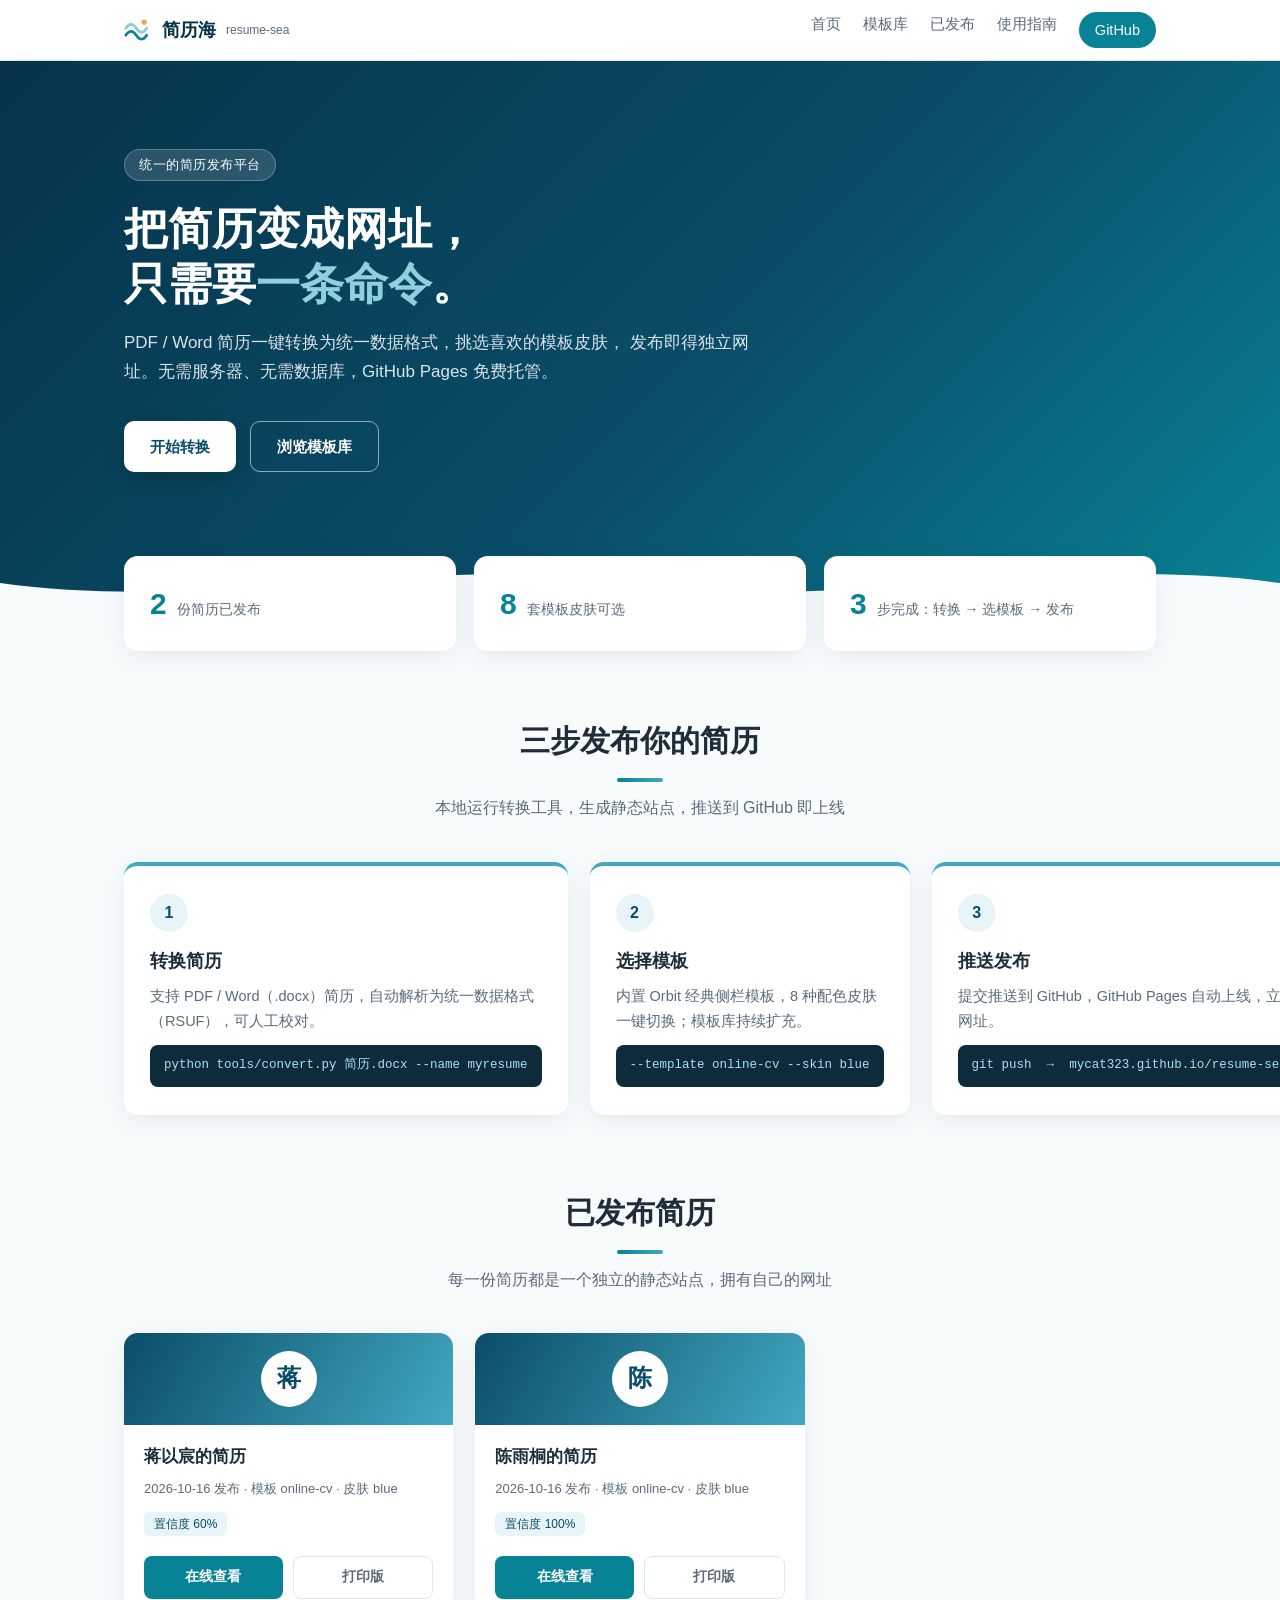
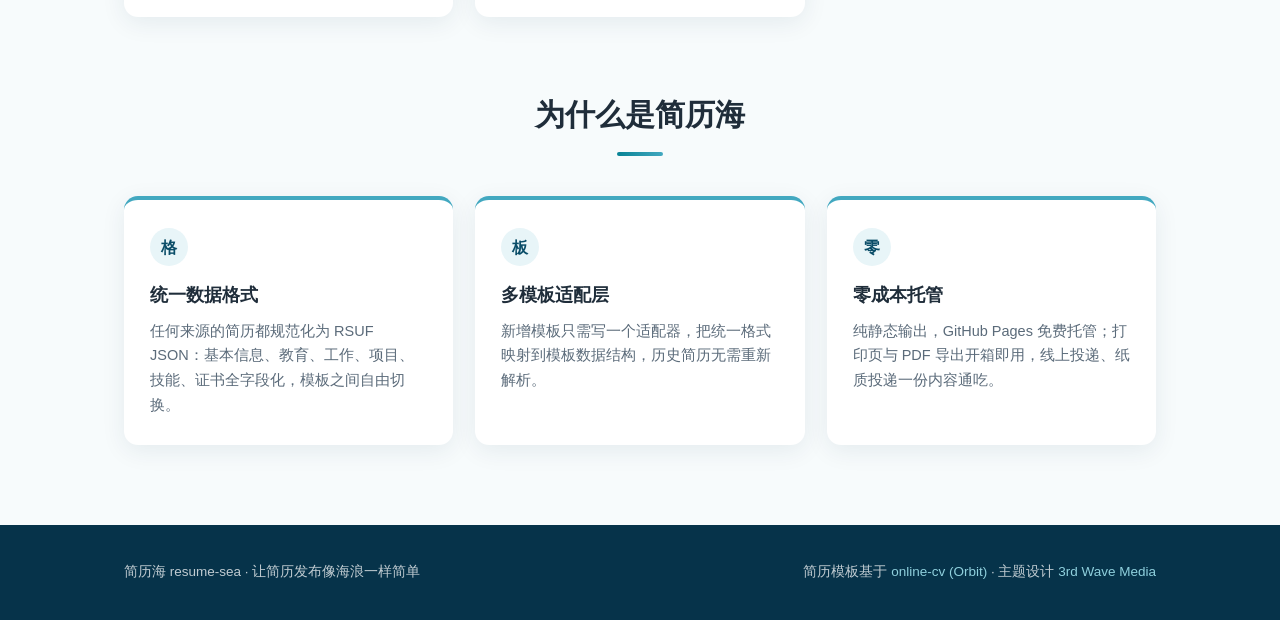
<file: index.html>
<!DOCTYPE html>
<html lang="zh-CN">
<head>
  <meta charset="utf-8">
  <meta name="viewport" content="width=device-width, initial-scale=1.0">
  <title>简历海 resume-sea — 把简历变成网址</title>
  <meta name="description" content="简历海：PDF/Word 简历一键转换为统一格式，多模板选择，发布为独立网址的个人简历平台。">
  <link rel="shortcut icon" href="favicon.ico">
  <link rel="stylesheet" href="assets/css/style.css">
</head>
<body>

  <!-- ============ 导航 ============ -->
  <nav class="nav">
    <div class="wrap nav-inner">
      <a class="brand" href="index.html">
        <svg viewBox="0 0 32 32" fill="none" xmlns="http://www.w3.org/2000/svg">
          <path d="M2 22c4-6 8-6 12 0s8 6 12 0" stroke="#088395" stroke-width="3" stroke-linecap="round"/>
          <path d="M2 14c4-6 8-6 12 0s8 6 12 0" stroke="#42A8C0" stroke-width="3" stroke-linecap="round" opacity=".6"/>
          <circle cx="23" cy="7" r="3" fill="#FDA246"/>
        </svg>
        简历海 <small>resume-sea</small>
      </a>
      <div class="nav-links">
        <a href="index.html">首页</a>
        <a href="template/">模板库</a>
        <a href="#resumes">已发布</a>
        <a href="#how">使用指南</a>
        <a class="btn-nav" href="https://github.com/mycat323/resume-sea" target="_blank" rel="noopener">GitHub</a>
      </div>
    </div>
  </nav>

  <!-- ============ Hero ============ -->
  <header class="hero">
    <div class="wrap">
      <span class="hero-badge">统一的简历发布平台</span>
      <h1>把简历变成网址，<br>只需要<em>一条命令</em>。</h1>
      <p>
        PDF / Word 简历一键转换为统一数据格式，挑选喜欢的模板皮肤，
        发布即得独立网址。无需服务器、无需数据库，GitHub Pages 免费托管。
      </p>
      <div class="hero-cta">
        <a class="btn btn-primary" href="#how">开始转换</a>
        <a class="btn btn-ghost" href="template/">浏览模板库</a>
      </div>
    </div>
  </header>

  <!-- ============ 统计 ============ -->
  <div class="wrap">
    <div class="stats">
      <div class="stat"><b id="stat-resumes">–</b><span>份简历已发布</span></div>
      <div class="stat"><b id="stat-templates">–</b><span>套模板皮肤可选</span></div>
      <div class="stat"><b>3</b><span>步完成：转换 → 选模板 → 发布</span></div>
    </div>
  </div>

  <!-- ============ 三步流程 ============ -->
  <section id="how">
    <div class="wrap">
      <div class="sec-head">
        <h2>三步发布你的简历</h2>
        <p>本地运行转换工具，生成静态站点，推送到 GitHub 即上线</p>
      </div>
      <div class="steps">
        <div class="step">
          <div class="step-num">1</div>
          <h3>转换简历</h3>
          <p>支持 PDF / Word（.docx）简历，自动解析为统一数据格式（RSUF），可人工校对。</p>
          <code>python tools/convert.py 简历.docx --name myresume</code>
        </div>
        <div class="step">
          <div class="step-num">2</div>
          <h3>选择模板</h3>
          <p>内置 Orbit 经典侧栏模板，8 种配色皮肤一键切换；模板库持续扩充。</p>
          <code>--template online-cv --skin blue</code>
        </div>
        <div class="step">
          <div class="step-num">3</div>
          <h3>推送发布</h3>
          <p>提交推送到 GitHub，GitHub Pages 自动上线，立刻获得独立网址。</p>
          <code>git push  →  mycat323.github.io/resume-sea/myresume</code>
        </div>
      </div>
    </div>
  </section>

  <!-- ============ 已发布简历 ============ -->
  <section id="resumes">
    <div class="wrap">
      <div class="sec-head">
        <h2>已发布简历</h2>
        <p>每一份简历都是一个独立的静态站点，拥有自己的网址</p>
      </div>
      <div class="resume-grid" id="resume-grid">
        <div class="empty-tip">正在加载注册表…</div>
      </div>
    </div>
  </section>

  <!-- ============ 特性 ============ -->
  <section id="features">
    <div class="wrap">
      <div class="sec-head">
        <h2>为什么是简历海</h2>
      </div>
      <div class="steps">
        <div class="step">
          <div class="step-num">格</div>
          <h3>统一数据格式</h3>
          <p>任何来源的简历都规范化为 RSUF JSON：基本信息、教育、工作、项目、技能、证书全字段化，模板之间自由切换。</p>
        </div>
        <div class="step">
          <div class="step-num">板</div>
          <h3>多模板适配层</h3>
          <p>新增模板只需写一个适配器，把统一格式映射到模板数据结构，历史简历无需重新解析。</p>
        </div>
        <div class="step">
          <div class="step-num">零</div>
          <h3>零成本托管</h3>
          <p>纯静态输出，GitHub Pages 免费托管；打印页与 PDF 导出开箱即用，线上投递、纸质投递一份内容通吃。</p>
        </div>
      </div>
    </div>
  </section>

  <!-- ============ 页脚 ============ -->
  <footer class="site">
    <div class="wrap">
      <span>简历海 resume-sea · 让简历发布像海浪一样简单</span>
      <span>简历模板基于 <a href="https://github.com/sharu725/online-cv" target="_blank" rel="noopener">online-cv (Orbit)</a> · 主题设计 <a href="http://themes.3rdwavemedia.com" target="_blank" rel="noopener">3rd Wave Media</a></span>
    </div>
  </footer>

  <script>
    // 相对路径发布地址：本地与 GitHub Pages 下均可正确解析
    // 已发布简历统一放在 docs/<id>/ 下
    function resumeUrl(id) { return "./docs/" + id + "/"; }
    function printUrl(id) { return "./docs/" + id + "/print/"; }

    fetch("resumes/registry.json")
      .then(function (r) { return r.ok ? r.json() : Promise.reject(r.status); })
      .then(function (reg) {
        var resumes = (reg && reg.resumes) || [];
        document.getElementById("stat-resumes").textContent = resumes.length;

        var grid = document.getElementById("resume-grid");
        if (!resumes.length) {
          grid.innerHTML = '<div class="empty-tip">还没有发布任何简历，运行 convert.py 发布第一份吧</div>';
          return;
        }
        grid.innerHTML = resumes.map(function (r) {
          var name = (r.title || r.id).replace("的简历", "");
          return (
            '<article class="resume-card">' +
              '<div class="banner"><div class="avatar">' + (name || "简").charAt(0) + "</div></div>" +
              '<div class="body">' +
                "<h3>" + (r.title || r.id) + "</h3>" +
                '<div class="meta">' + r.published_at + " 发布 · 模板 " + r.template + " · 皮肤 " + r.skin + "</div>" +
                '<div class="tags">' +
                  '<span class="tag">置信度 ' + Math.round((r.confidence || 0) * 100) + "%</span>" +
                  (r.source ? '<span class="tag">来源 ' + r.source + "</span>" : "") +
                "</div>" +
              "</div>" +
              '<div class="foot">' +
                '<a class="btn btn-open" href="' + resumeUrl(r.id) + '">在线查看</a>' +
                '<a class="btn btn-print" href="' + printUrl(r.id) + '">打印版</a>' +
              "</div>" +
            "</article>"
          );
        }).join("");
      })
      .catch(function () {
        document.getElementById("resume-grid").innerHTML =
          '<div class="empty-tip">注册表加载失败（本地预览请通过 HTTP 服务访问，不要直接打开文件）</div>';
      });

    // 模板统计
    fetch("template/templates.json")
      .then(function (r) { return r.ok ? r.json() : Promise.reject(r.status); })
      .then(function (tpl) {
        var total = 0;
        (tpl.templates || []).forEach(function (t) { total += (t.skins || []).length; });
        document.getElementById("stat-templates").textContent = total;
      })
      .catch(function () {
        document.getElementById("stat-templates").textContent = "8";
      });
  </script>
</body>
</html>
</file>
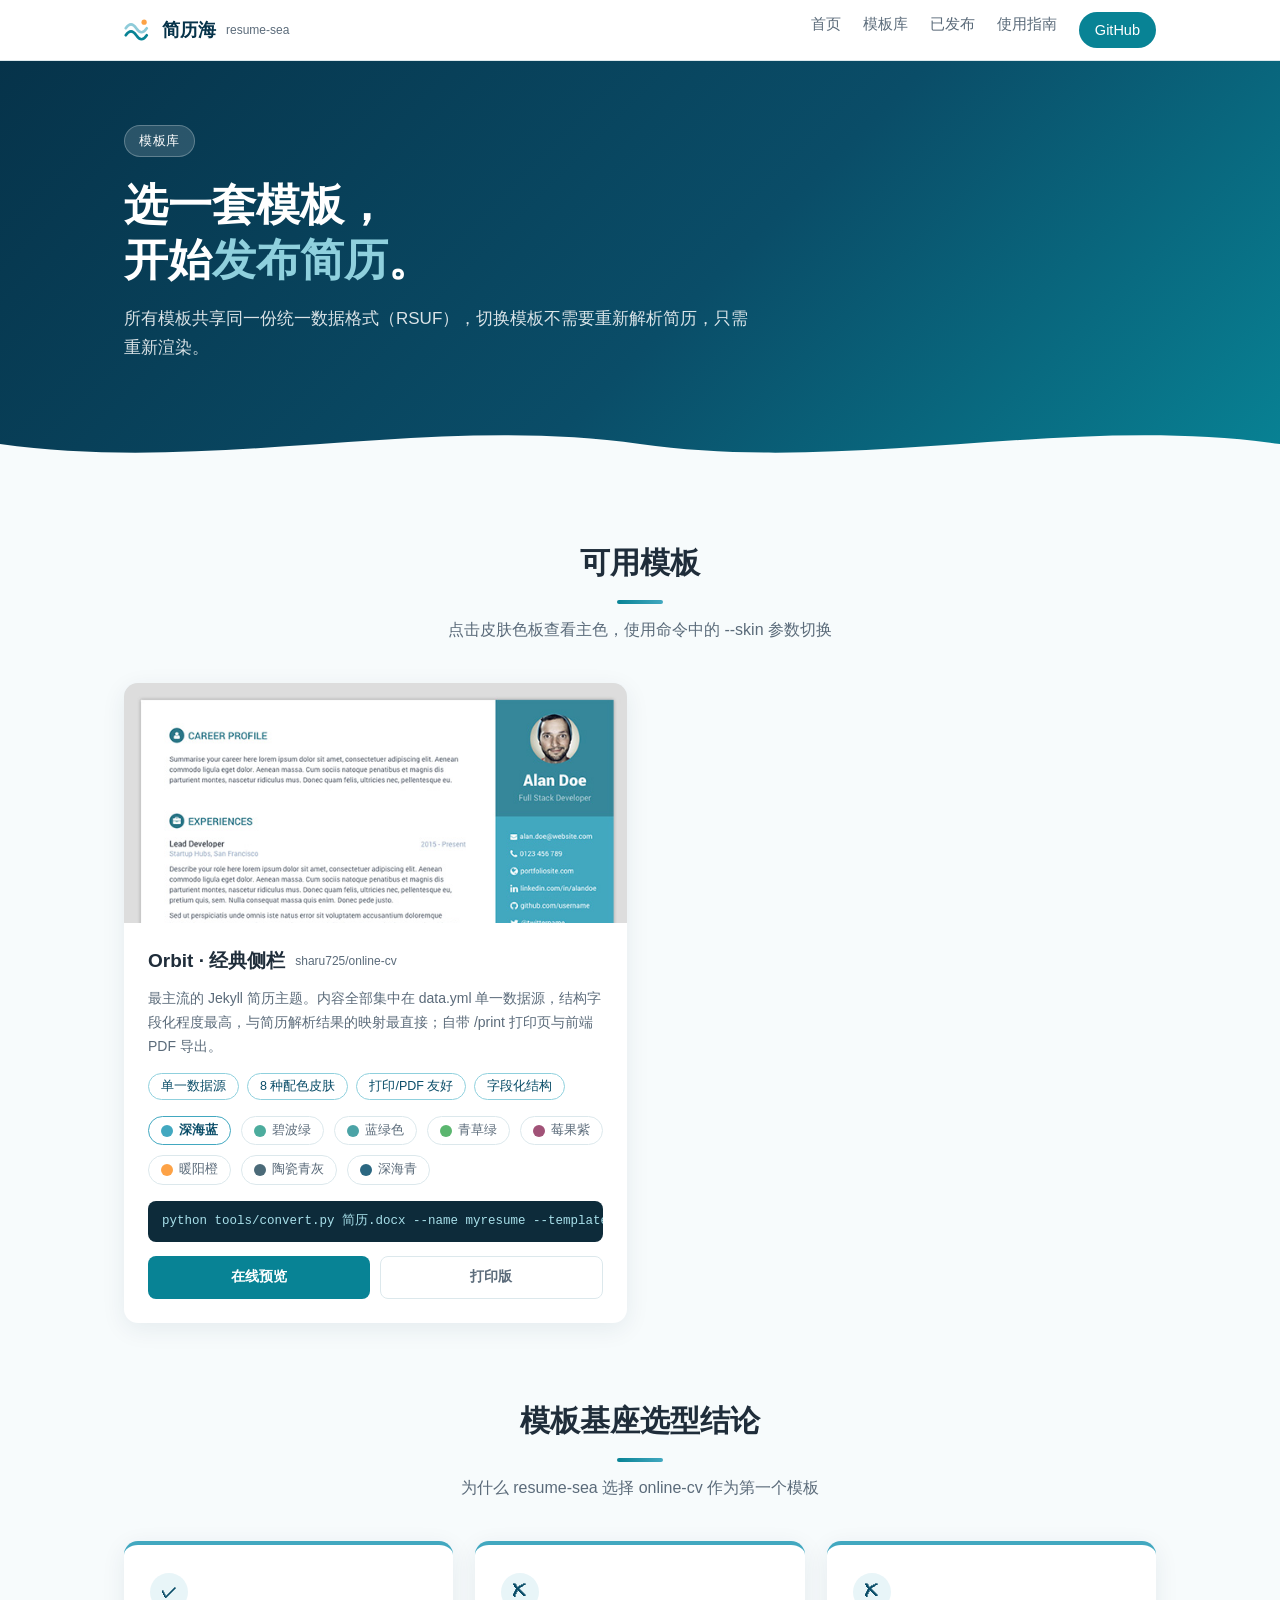
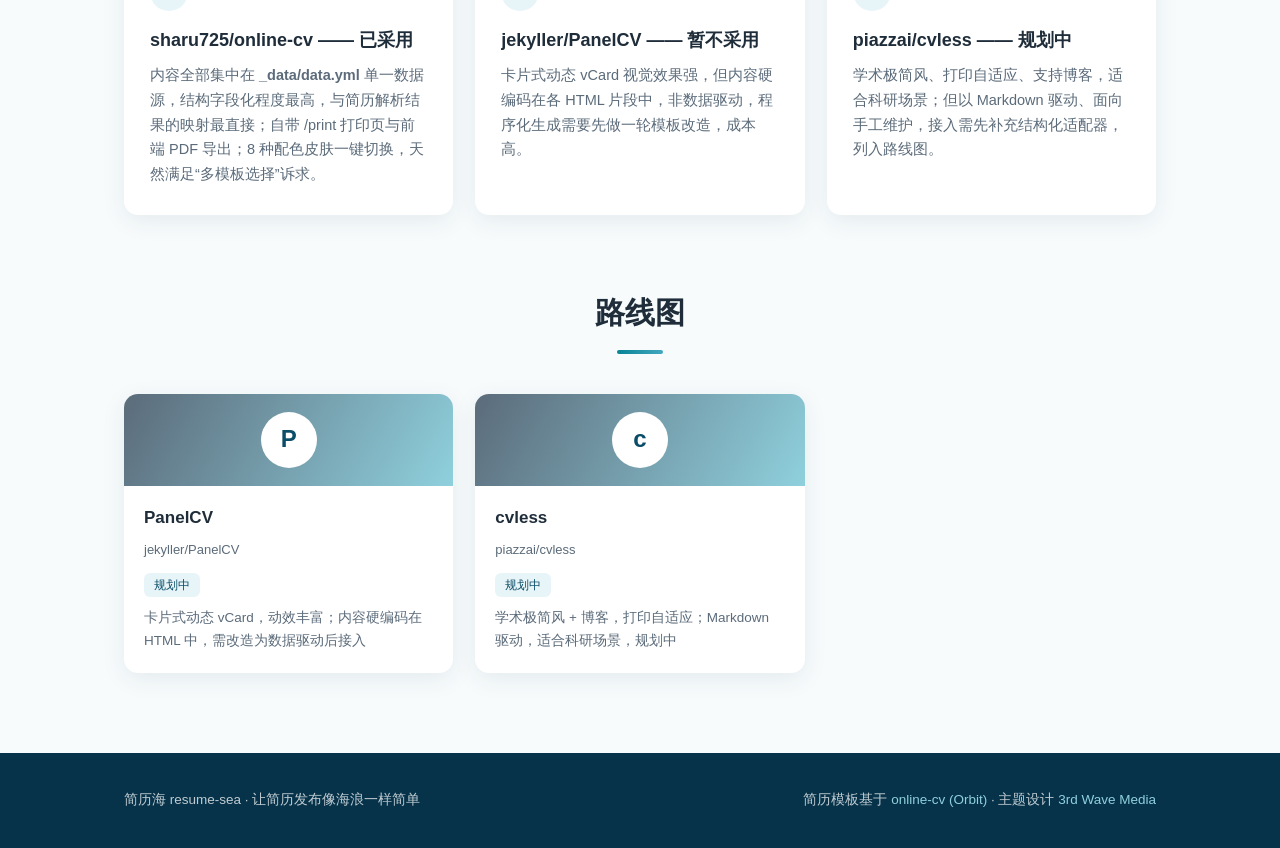
<file: template/index.html>
<!DOCTYPE html>
<html lang="zh-CN">
<head>
  <meta charset="utf-8">
  <meta name="viewport" content="width=device-width, initial-scale=1.0">
  <title>模板库 — 简历海 resume-sea</title>
  <meta name="description" content="简历海模板库：Orbit 经典侧栏模板，8 种配色皮肤，持续扩充。">
  <link rel="shortcut icon" href="../favicon.ico">
  <link rel="stylesheet" href="../assets/css/style.css">
</head>
<body>

  <!-- ============ 导航 ============ -->
  <nav class="nav">
    <div class="wrap nav-inner">
      <a class="brand" href="../index.html">
        <svg viewBox="0 0 32 32" fill="none" xmlns="http://www.w3.org/2000/svg">
          <path d="M2 22c4-6 8-6 12 0s8 6 12 0" stroke="#088395" stroke-width="3" stroke-linecap="round"/>
          <path d="M2 14c4-6 8-6 12 0s8 6 12 0" stroke="#42A8C0" stroke-width="3" stroke-linecap="round" opacity=".6"/>
          <circle cx="23" cy="7" r="3" fill="#FDA246"/>
        </svg>
        简历海 <small>resume-sea</small>
      </a>
      <div class="nav-links">
        <a href="../index.html">首页</a>
        <a href="../template/">模板库</a>
        <a href="../index.html#resumes">已发布</a>
        <a href="../index.html#how">使用指南</a>
        <a class="btn-nav" href="https://github.com/mycat323/resume-sea" target="_blank" rel="noopener">GitHub</a>
      </div>
    </div>
  </div>
  </nav>

  <!-- ============ 页头 ============ -->
  <header class="hero" style="padding:64px 0 110px;">
    <div class="wrap">
      <span class="hero-badge">模板库</span>
      <h1>选一套模板，<br>开始<em>发布简历</em>。</h1>
      <p>所有模板共享同一份统一数据格式（RSUF），切换模板不需要重新解析简历，只需重新渲染。</p>
    </div>
  </header>

  <!-- ============ 模板列表 ============ -->
  <section>
    <div class="wrap">
      <div class="sec-head">
        <h2>可用模板</h2>
        <p>点击皮肤色板查看主色，使用命令中的 --skin 参数切换</p>
      </div>
      <div class="tpl-grid" id="tpl-grid">
        <div class="empty-tip">正在加载模板清单…</div>
      </div>
    </div>
  </section>

  <!-- ============ 选型说明 ============ -->
  <section id="decision">
    <div class="wrap">
      <div class="sec-head">
        <h2>模板基座选型结论</h2>
        <p>为什么 resume-sea 选择 online-cv 作为第一个模板</p>
      </div>
      <div class="steps">
        <div class="step">
          <div class="step-num">✓</div>
          <h3>sharu725/online-cv —— 已采用</h3>
          <p>内容全部集中在 <b>_data/data.yml</b> 单一数据源，结构字段化程度最高，与简历解析结果的映射最直接；自带 /print 打印页与前端 PDF 导出；8 种配色皮肤一键切换，天然满足“多模板选择”诉求。</p>
        </div>
        <div class="step">
          <div class="step-num">✗</div>
          <h3>jekyller/PanelCV —— 暂不采用</h3>
          <p>卡片式动态 vCard 视觉效果强，但内容硬编码在各 HTML 片段中，非数据驱动，程序化生成需要先做一轮模板改造，成本高。</p>
        </div>
        <div class="step">
          <div class="step-num">✗</div>
          <h3>piazzai/cvless —— 规划中</h3>
          <p>学术极简风、打印自适应、支持博客，适合科研场景；但以 Markdown 驱动、面向手工维护，接入需先补充结构化适配器，列入路线图。</p>
        </div>
      </div>
    </div>
  </section>

  <!-- ============ 规划 ============ -->
  <section>
    <div class="wrap">
      <div class="sec-head">
        <h2>路线图</h2>
      </div>
      <div class="resume-grid" id="planned-grid">
        <div class="empty-tip">正在加载…</div>
      </div>
    </div>
  </section>

  <!-- ============ 页脚 ============ -->
  <footer class="site">
    <div class="wrap">
      <span>简历海 resume-sea · 让简历发布像海浪一样简单</span>
      <span>简历模板基于 <a href="https://github.com/sharu725/online-cv" target="_blank" rel="noopener">online-cv (Orbit)</a> · 主题设计 <a href="http://themes.3rdwavemedia.com" target="_blank" rel="noopener">3rd Wave Media</a></span>
    </div>
  </footer>

  <script>
    fetch("templates.json")
      .then(function (r) { return r.ok ? r.json() : Promise.reject(r.status); })
      .then(function (data) {
        var grid = document.getElementById("tpl-grid");
        grid.innerHTML = (data.templates || []).map(function (t) {
          var firstSkin = (t.skins || [])[0] || {};
          var preview = firstSkin.preview
            ? '<img src="' + firstSkin.preview + '" alt="' + t.name + ' 预览">'
            : '<div class="swatch" style="background:linear-gradient(135deg,' + firstSkin.color + ',#06334a)">' + t.name + "</div>";

          var skins = (t.skins || []).map(function (s, i) {
            return '<span class="skin-chip' + (i === 0 ? " on" : "") + '" title="--skin ' + s.id + '">' +
                   '<i style="background:' + s.color + '"></i>' + s.name + "</span>";
          }).join("");

          var feats = (t.features || []).map(function (f) {
            return '<span class="feat">' + f + "</span>";
          }).join("");

          return (
            '<article class="tpl-card">' +
              '<div class="tpl-preview">' + preview + "</div>" +
              '<div class="tpl-body">' +
                "<h3>" + t.name + ' <span class="src">' + t.source + "</span></h3>" +
                "<p>" + t.description + "</p>" +
                '<div class="feat-list">' + feats + "</div>" +
                '<div class="skin-row">' + skins + "</div>" +
                '<code class="cmd">' + t.command + "</code>" +
                '<div class="foot" style="display:flex;gap:10px;margin-top:14px;">' +
                  '<a class="btn btn-open" style="flex:1;justify-content:center;background:#088395;color:#fff;padding:9px 0;border-radius:8px;font-size:13.5px;" href="../docs/testresume/">在线预览</a>' +
                  '<a class="btn btn-print" style="flex:1;justify-content:center;border:1.5px solid #dce8ec;color:#5b6b7a;padding:9px 0;border-radius:8px;font-size:13.5px;" href="../docs/testresume/print/">打印版</a>' +
                "</div>" +
              "</div>" +
            "</article>"
          );
        }).join("");

        // 路线图
        var planned = document.getElementById("planned-grid");
        planned.innerHTML = (data.planned || []).map(function (p) {
          return (
            '<article class="resume-card">' +
              '<div class="banner" style="background:linear-gradient(120deg,#5b6b7a,#8fd0dd)"><div class="avatar">' + p.id.charAt(0) + "</div></div>" +
              '<div class="body"><h3>' + p.id + "</h3>" +
              '<div class="meta">' + p.source + "</div>" +
              '<div class="tags"><span class="tag">规划中</span></div>' +
              "<p style='color:#5b6b7a;font-size:13.5px;margin-top:10px;'>" + p.note + "</p></div>" +
            "</article>"
          );
        }).join("");
      })
      .catch(function () {
        document.getElementById("tpl-grid").innerHTML =
          '<div class="empty-tip">模板清单加载失败（本地预览请通过 HTTP 服务访问）</div>';
      });
  </script>
</body>
</html>
</file>
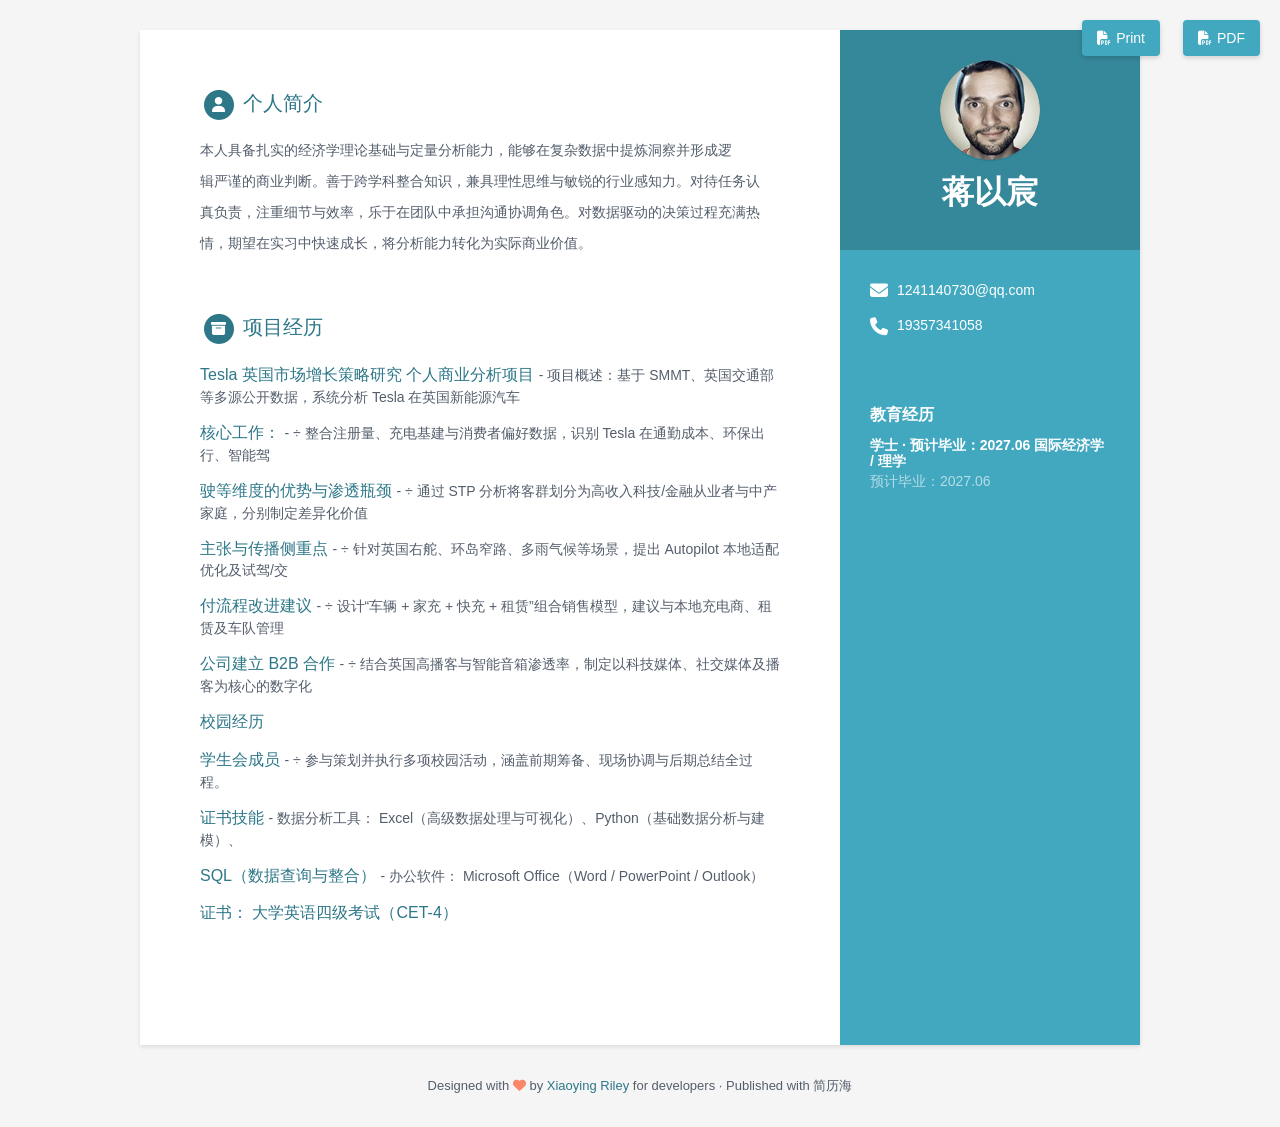
<file: docs/jjc/index.html>
<!DOCTYPE html>
<!--[if IE 8]> <html lang="en" class="ie8"> <![endif]-->
<!--[if IE 9]> <html lang="en" class="ie9"> <![endif]-->
<!--[if !IE]><!-->
<html lang="en"> <!--<![endif]-->
<head>
  <title></title>

  <!-- Meta -->
  <meta charset="utf-8">
  
  <meta http-equiv="X-UA-Compatible" content="IE=edge">
  <meta name="viewport" content="width=device-width, initial-scale=1.0">
  <meta name="description" content="A beautiful
  Jekyll theme for creating resume">

  <!-- Favicon -->
  <link rel="shortcut icon" href="./favicon.ico">

  <!-- Global CSS -->
  <link rel="stylesheet" href="./assets/plugins/bootstrap/css/bootstrap.css">

  <!-- Plugins CSS -->
  <link rel="stylesheet" href="./assets/plugins/font-awesome/css/all.css">

  <!-- html2pdf library（本地托管 + defer）
       原实现引用 cdnjs 且未加 defer，会阻塞整个 <body> 解析：
       国内网络下 cdnjs 常被墙/超时数十秒，期间页面完全空白。
       改为本地副本并延迟执行，确保内容先渲染。 -->
  <script defer src="./assets/plugins/html2pdf/html2pdf.bundle.min.js"></script>

  <!-- Theme CSS -->
  <link id="theme-style" rel="stylesheet" href="./assets/css/main.css">
  <!-- HTML5 shim and Respond.js for IE8 support of HTML5 elements and media queries -->
  <!--[if lt IE 9]>
      <script src="https://oss.maxcdn.com/html5shiv/3.7.2/html5shiv.min.js"></script>
      <script src="https://oss.maxcdn.com/respond/1.4.2/respond.min.js"></script>
    <![endif]-->
  <!-- 注：上述 maxcdn 脚本仅在 IE9 以下条件注释内加载，现代浏览器不会请求，
       不参与阻塞。保留以兼容旧版 IE。 -->
</head>

<body>
  <button onclick="print()" class="print-button d-print-none">
    <i class="fas fa-file-pdf"></i>Print
  </button>

  <button onclick="generatePDF()" class="pdf-button d-print-none" id="pdfButton">
    <i class="fas fa-file-pdf"></i>PDF
  </button>

  <div class="wrapper">
    
<div class="sidebar-wrapper">

  <div class="profile-container">

    
    <img class="avatar" src="./assets/images/profile.png" alt="profile picture" />
    

    
    <h1 class="name">蒋以宸</h1>
    

    
    <h3 class="tagline"></h3>
    

  </div><!--//profile-container-->

  <div class="contact-container container-block">
  <ul class="list-unstyled contact-list">

    
    <li class="email"><i class="fas fa-envelope"></i>
      <a href="mailto:1241140730@qq.com">1241140730@qq.com</a>
    </li>
    

    
    <li class="phone"><i class="fas fa-phone"></i>
      <a href="tel:19357341058">19357341058</a>
    </li>
    

    

    

    

    

    

    

    

    

    

    
    
    
    
    

    

    

    

    

    

    

  </ul>
</div><!--//contact-container-->


  
    

  
  <div class="education-container container-block">

    <h2 class="container-block-title">
      教育经历
    </h2>

    
    <div class="item">
      <h4 class="degree">学士 · 预计毕业：2027.06 国际经济学 / 理学</h4>
      <h5 class="meta">预计毕业：2027.06</h5>
      <div class="time"></div>
    </div><!--//item-->
    

  </div><!--//education-container-->
  


  

  


  



  

</div><!--//sidebar-wrapper-->


    <div class="main-wrapper">
      



<section class="section summary-section">

  <h2 class="section-title">
    <span class="fa-stack fa-xs">
      <i class="fas fa-circle fa-stack-2x"></i>
      <i class="fas fa-user fa-stack-1x fa-inverse"></i>
    </span>
    个人简介
  </h2>

  <div class="summary">
    <p>本人具备扎实的经济学理论基础与定量分析能力，能够在复杂数据中提炼洞察并形成逻</p>
<p>辑严谨的商业判断。善于跨学科整合知识，兼具理性思维与敏锐的行业感知力。对待任务认</p>
<p>真负责，注重细节与效率，乐于在团队中承担沟通协调角色。对数据驱动的决策过程充满热</p>
<p>情，期望在实习中快速成长，将分析能力转化为实际商业价值。</p>
  </div><!--//summary-->
    
</section><!--//section-->










 




<section class="section projects-section">

  <h2 class="section-title">
    <span class="fa-stack fa-xs">
      <i class="fas fa-circle fa-stack-2x"></i>
      <i class="fas fa-archive fa-stack-1x fa-inverse"></i>
    </span>
    项目经历
  </h2>

  

  
    <div class="item">

      <span class="project-title">
        
        Tesla 英国市场增长策略研究 个人商业分析项目
        
      </span>

      
      - <span class="project-tagline">项目概述：基于 SMMT、英国交通部等多源公开数据，系统分析 Tesla 在英国新能源汽车</span>
      

    </div><!--//item-->
  
    <div class="item">

      <span class="project-title">
        
        核心工作：
        
      </span>

      
      - <span class="project-tagline">÷ 整合注册量、充电基建与消费者偏好数据，识别 Tesla 在通勤成本、环保出行、智能驾</span>
      

    </div><!--//item-->
  
    <div class="item">

      <span class="project-title">
        
        驶等维度的优势与渗透瓶颈
        
      </span>

      
      - <span class="project-tagline">÷ 通过 STP 分析将客群划分为高收入科技/金融从业者与中产家庭，分别制定差异化价值</span>
      

    </div><!--//item-->
  
    <div class="item">

      <span class="project-title">
        
        主张与传播侧重点
        
      </span>

      
      - <span class="project-tagline">÷ 针对英国右舵、环岛窄路、多雨气候等场景，提出 Autopilot 本地适配优化及试驾/交</span>
      

    </div><!--//item-->
  
    <div class="item">

      <span class="project-title">
        
        付流程改进建议
        
      </span>

      
      - <span class="project-tagline">÷ 设计“车辆 + 家充 + 快充 + 租赁”组合销售模型，建议与本地充电商、租赁及车队管理</span>
      

    </div><!--//item-->
  
    <div class="item">

      <span class="project-title">
        
        公司建立 B2B 合作
        
      </span>

      
      - <span class="project-tagline">÷ 结合英国高播客与智能音箱渗透率，制定以科技媒体、社交媒体及播客为核心的数字化</span>
      

    </div><!--//item-->
  
    <div class="item">

      <span class="project-title">
        
        校园经历
        
      </span>

      

    </div><!--//item-->
  
    <div class="item">

      <span class="project-title">
        
        学生会成员
        
      </span>

      
      - <span class="project-tagline">÷ 参与策划并执行多项校园活动，涵盖前期筹备、现场协调与后期总结全过程。</span>
      

    </div><!--//item-->
  
    <div class="item">

      <span class="project-title">
        
        证书技能
        
      </span>

      
      - <span class="project-tagline">数据分析工具： Excel（高级数据处理与可视化）、Python（基础数据分析与建模）、</span>
      

    </div><!--//item-->
  
    <div class="item">

      <span class="project-title">
        
        SQL（数据查询与整合）
        
      </span>

      
      - <span class="project-tagline">办公软件： Microsoft Office（Word / PowerPoint / Outlook）</span>
      

    </div><!--//item-->
  
    <div class="item">

      <span class="project-title">
        
        证书： 大学英语四级考试（CET-4）
        
      </span>

      

    </div><!--//item-->
  

</section><!--//section-->











 


 


    </div>
  </div>

  <footer class="footer">
    <div class="text-center">
        <!--/* This template is released under the Creative Commons Attribution 3.0 License. Please keep the attribution link below when using for your own project. Thank you for your support. :) If you'd like to use the template without the attribution, you can check out other license options via our website: themes.3rdwavemedia.com */-->
        <small class="copyright">Designed with <i class="fas fa-heart"></i> by <a href="http://themes.3rdwavemedia.com" target="_blank">Xiaoying Riley</a> for developers · Published with 简历海</small>
    </div><!--//container-->
</footer><!--//footer-->


  <!-- Javascript -->


  <script src="./assets/js/pdf-generator.js"></script>
</body>

</html>
</file>
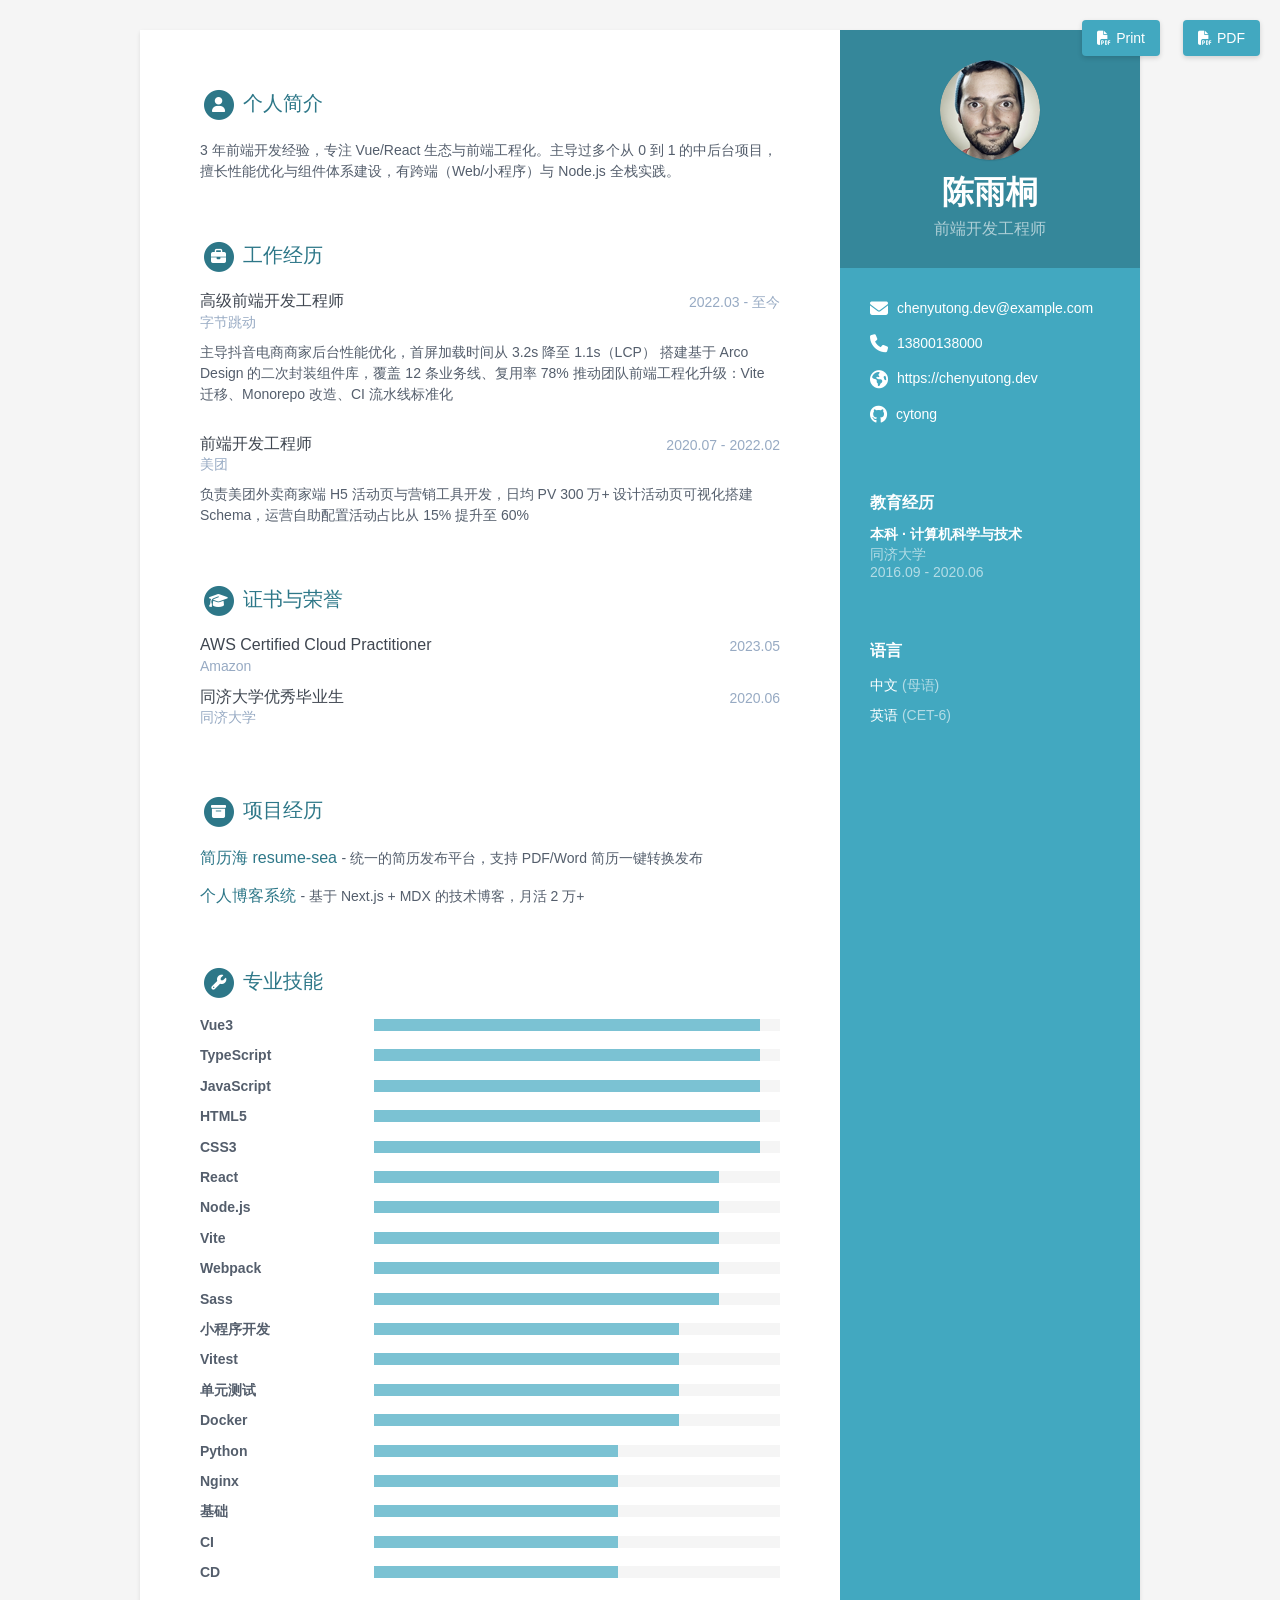
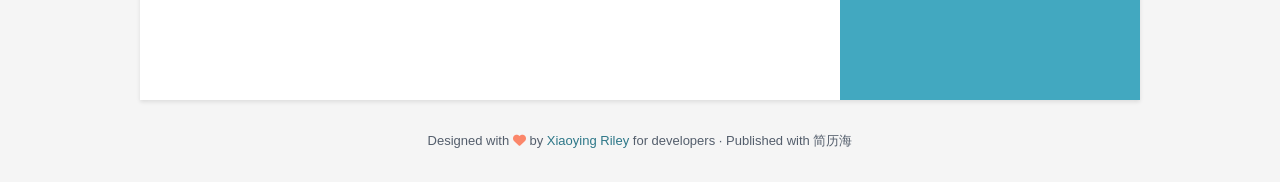
<file: docs/testresume/index.html>
<!DOCTYPE html>
<!--[if IE 8]> <html lang="en" class="ie8"> <![endif]-->
<!--[if IE 9]> <html lang="en" class="ie9"> <![endif]-->
<!--[if !IE]><!-->
<html lang="en"> <!--<![endif]-->
<head>
  <title></title>

  <!-- Meta -->
  <meta charset="utf-8">
  
  <meta http-equiv="X-UA-Compatible" content="IE=edge">
  <meta name="viewport" content="width=device-width, initial-scale=1.0">
  <meta name="description" content="A beautiful
  Jekyll theme for creating resume">

  <!-- Favicon -->
  <link rel="shortcut icon" href="./favicon.ico">

  <!-- Global CSS -->
  <link rel="stylesheet" href="./assets/plugins/bootstrap/css/bootstrap.css">

  <!-- Plugins CSS -->
  <link rel="stylesheet" href="./assets/plugins/font-awesome/css/all.css">

  <!-- html2pdf library（本地托管 + defer）
       原实现引用 cdnjs 且未加 defer，会阻塞整个 <body> 解析：
       国内网络下 cdnjs 常被墙/超时数十秒，期间页面完全空白。
       改为本地副本并延迟执行，确保内容先渲染。 -->
  <script defer src="./assets/plugins/html2pdf/html2pdf.bundle.min.js"></script>

  <!-- Theme CSS -->
  <link id="theme-style" rel="stylesheet" href="./assets/css/main.css">
  <!-- HTML5 shim and Respond.js for IE8 support of HTML5 elements and media queries -->
  <!--[if lt IE 9]>
      <script src="https://oss.maxcdn.com/html5shiv/3.7.2/html5shiv.min.js"></script>
      <script src="https://oss.maxcdn.com/respond/1.4.2/respond.min.js"></script>
    <![endif]-->
  <!-- 注：上述 maxcdn 脚本仅在 IE9 以下条件注释内加载，现代浏览器不会请求，
       不参与阻塞。保留以兼容旧版 IE。 -->
</head>

<body>
  <button onclick="print()" class="print-button d-print-none">
    <i class="fas fa-file-pdf"></i>Print
  </button>

  <button onclick="generatePDF()" class="pdf-button d-print-none" id="pdfButton">
    <i class="fas fa-file-pdf"></i>PDF
  </button>

  <div class="wrapper">
    
<div class="sidebar-wrapper">

  <div class="profile-container">

    
    <img class="avatar" src="./assets/images/profile.png" alt="profile picture" />
    

    
    <h1 class="name">陈雨桐</h1>
    

    
    <h3 class="tagline">前端开发工程师</h3>
    

  </div><!--//profile-container-->

  <div class="contact-container container-block">
  <ul class="list-unstyled contact-list">

    
    <li class="email"><i class="fas fa-envelope"></i>
      <a href="mailto:chenyutong.dev@example.com">chenyutong.dev@example.com</a>
    </li>
    

    
    <li class="phone"><i class="fas fa-phone"></i>
      <a href="tel:13800138000">13800138000</a>
    </li>
    

    

    

    

    
    <li class="website"><i class="fas fa-globe-americas"></i>
      <a href="https://chenyutong.dev" target="_blank">https://chenyutong.dev</a>
    </li>
    

    

    

    
    <li class="github"><i class="fab fa-github"></i>
      <a href="https://github.com/cytong" target="_blank">cytong</a>
    </li>
    

    

    

    
    
    
    
    

    

    

    

    

    

    

  </ul>
</div><!--//contact-container-->


  
    

  
  <div class="education-container container-block">

    <h2 class="container-block-title">
      教育经历
    </h2>

    
    <div class="item">
      <h4 class="degree">本科 · 计算机科学与技术</h4>
      <h5 class="meta">同济大学</h5>
      <div class="time">2016.09 - 2020.06</div>
    </div><!--//item-->
    

  </div><!--//education-container-->
  


  

  

<div class="languages-container container-block">

  <h2 class="container-block-title">
    语言
  </h2>

  <ul class="list-unstyled interests-list">
    
    <li>
      中文
      <span class="lang-desc">(母语)</span>
    </li>
    
    <li>
      英语
      <span class="lang-desc">(CET-6)</span>
    </li>
    
  </ul>

</div><!--//interests-->


  



  

</div><!--//sidebar-wrapper-->


    <div class="main-wrapper">
      



<section class="section summary-section">

  <h2 class="section-title">
    <span class="fa-stack fa-xs">
      <i class="fas fa-circle fa-stack-2x"></i>
      <i class="fas fa-user fa-stack-1x fa-inverse"></i>
    </span>
    个人简介
  </h2>

  <div class="summary">
    <p>3 年前端开发经验，专注 Vue/React 生态与前端工程化。主导过多个从 0 到 1 的中后台项目，擅长性能优化与组件体系建设，有跨端（Web/小程序）与 Node.js 全栈实践。</p>
  </div><!--//summary-->
    
</section><!--//section-->







<section class="section experiences-section">
  <h2 class="section-title">
    <span class="fa-stack fa-xs">
      <i class="fas fa-circle fa-stack-2x"></i>
      <i class="fas fa-briefcase fa-stack-1x fa-inverse"></i>
    </span>
    工作经历
  </h2>

  
  <div class="item">

    <div class="meta">

      <div class="upper-row">
        <h3 class="job-title">高级前端开发工程师</h3>
        <div class="time">2022.03 - 至今</div>
      </div><!--//upper-row-->

      <div class="company">字节跳动</div>

    </div><!--//meta-->

    
    <div class="details">
      <p>主导抖音电商商家后台性能优化，首屏加载时间从 3.2s 降至 1.1s（LCP）
搭建基于 Arco Design 的二次封装组件库，覆盖 12 条业务线、复用率 78%
推动团队前端工程化升级：Vite 迁移、Monorepo 改造、CI 流水线标准化</p>
    </div><!--//details-->
    

  </div><!--//item-->
  
  <div class="item">

    <div class="meta">

      <div class="upper-row">
        <h3 class="job-title">前端开发工程师</h3>
        <div class="time">2020.07 - 2022.02</div>
      </div><!--//upper-row-->

      <div class="company">美团</div>

    </div><!--//meta-->

    
    <div class="details">
      <p>负责美团外卖商家端 H5 活动页与营销工具开发，日均 PV 300 万+
设计活动页可视化搭建 Schema，运营自助配置活动占比从 15% 提升至 60%</p>
    </div><!--//details-->
    

  </div><!--//item-->
  

</section><!--//section-->




 
<section class="section certifications-section">
  <h2 class="section-title">
    <span class="fa-stack fa-xs">
      <i class="fas fa-circle fa-stack-2x"></i>
      <i class="fas fa-graduation-cap fa-stack-1x fa-inverse"></i>
    </span>
    证书与荣誉
  </h2>

  
  <div class="item">
    <div class="meta">
      <div class="upper-row">
        <h3 class="cert-title">AWS Certified Cloud Practitioner</h3>
        <div class="time">
          2023.05 
        </div>
      </div>
      <!--//upper-row-->

      <div class="second-upper-row">
        <div class="cert-org">
          Amazon 
        </div>
        
      </div>
    </div>
    <!--//meta-->

    <div class="details"></div>
  </div>
  <!--//item-->
  
  <div class="item">
    <div class="meta">
      <div class="upper-row">
        <h3 class="cert-title">同济大学优秀毕业生</h3>
        <div class="time">
          2020.06 
        </div>
      </div>
      <!--//upper-row-->

      <div class="second-upper-row">
        <div class="cert-org">
          同济大学 
        </div>
        
      </div>
    </div>
    <!--//meta-->

    <div class="details"></div>
  </div>
  <!--//item-->
  
</section>
<!--//section-->





<section class="section projects-section">

  <h2 class="section-title">
    <span class="fa-stack fa-xs">
      <i class="fas fa-circle fa-stack-2x"></i>
      <i class="fas fa-archive fa-stack-1x fa-inverse"></i>
    </span>
    项目经历
  </h2>

  

  
    <div class="item">

      <span class="project-title">
        
        简历海 resume-sea
        
      </span>

      
      - <span class="project-tagline">统一的简历发布平台，支持 PDF/Word 简历一键转换发布</span>
      

    </div><!--//item-->
  
    <div class="item">

      <span class="project-title">
        
        个人博客系统
        
      </span>

      
      - <span class="project-tagline">基于 Next.js + MDX 的技术博客，月活 2 万+</span>
      

    </div><!--//item-->
  

</section><!--//section-->











 


 
<section class="skills-section section">
  <h2 class="section-title">
    <span class="fa-stack fa-xs">
      <i class="fas fa-circle fa-stack-2x"></i>
      <i class="fas fa-wrench fa-stack-1x fa-inverse"></i>
    </span>
    专业技能
  </h2>

  <div class="skillset">
    
    <div class="item">
      <h3 class="level-title">Vue3</h3>
      
      <div class="level-bar">
        <div class="level-bar-inner" style="width: 95%"></div>
      </div>
      <!--//level-bar-->
    </div>
    <!--//item-->
    
    <div class="item">
      <h3 class="level-title">TypeScript</h3>
      
      <div class="level-bar">
        <div class="level-bar-inner" style="width: 95%"></div>
      </div>
      <!--//level-bar-->
    </div>
    <!--//item-->
    
    <div class="item">
      <h3 class="level-title">JavaScript</h3>
      
      <div class="level-bar">
        <div class="level-bar-inner" style="width: 95%"></div>
      </div>
      <!--//level-bar-->
    </div>
    <!--//item-->
    
    <div class="item">
      <h3 class="level-title">HTML5</h3>
      
      <div class="level-bar">
        <div class="level-bar-inner" style="width: 95%"></div>
      </div>
      <!--//level-bar-->
    </div>
    <!--//item-->
    
    <div class="item">
      <h3 class="level-title">CSS3</h3>
      
      <div class="level-bar">
        <div class="level-bar-inner" style="width: 95%"></div>
      </div>
      <!--//level-bar-->
    </div>
    <!--//item-->
    
    <div class="item">
      <h3 class="level-title">React</h3>
      
      <div class="level-bar">
        <div class="level-bar-inner" style="width: 85%"></div>
      </div>
      <!--//level-bar-->
    </div>
    <!--//item-->
    
    <div class="item">
      <h3 class="level-title">Node.js</h3>
      
      <div class="level-bar">
        <div class="level-bar-inner" style="width: 85%"></div>
      </div>
      <!--//level-bar-->
    </div>
    <!--//item-->
    
    <div class="item">
      <h3 class="level-title">Vite</h3>
      
      <div class="level-bar">
        <div class="level-bar-inner" style="width: 85%"></div>
      </div>
      <!--//level-bar-->
    </div>
    <!--//item-->
    
    <div class="item">
      <h3 class="level-title">Webpack</h3>
      
      <div class="level-bar">
        <div class="level-bar-inner" style="width: 85%"></div>
      </div>
      <!--//level-bar-->
    </div>
    <!--//item-->
    
    <div class="item">
      <h3 class="level-title">Sass</h3>
      
      <div class="level-bar">
        <div class="level-bar-inner" style="width: 85%"></div>
      </div>
      <!--//level-bar-->
    </div>
    <!--//item-->
    
    <div class="item">
      <h3 class="level-title">小程序开发</h3>
      
      <div class="level-bar">
        <div class="level-bar-inner" style="width: 75%"></div>
      </div>
      <!--//level-bar-->
    </div>
    <!--//item-->
    
    <div class="item">
      <h3 class="level-title">Vitest</h3>
      
      <div class="level-bar">
        <div class="level-bar-inner" style="width: 75%"></div>
      </div>
      <!--//level-bar-->
    </div>
    <!--//item-->
    
    <div class="item">
      <h3 class="level-title">单元测试</h3>
      
      <div class="level-bar">
        <div class="level-bar-inner" style="width: 75%"></div>
      </div>
      <!--//level-bar-->
    </div>
    <!--//item-->
    
    <div class="item">
      <h3 class="level-title">Docker</h3>
      
      <div class="level-bar">
        <div class="level-bar-inner" style="width: 75%"></div>
      </div>
      <!--//level-bar-->
    </div>
    <!--//item-->
    
    <div class="item">
      <h3 class="level-title">Python</h3>
      
      <div class="level-bar">
        <div class="level-bar-inner" style="width: 60%"></div>
      </div>
      <!--//level-bar-->
    </div>
    <!--//item-->
    
    <div class="item">
      <h3 class="level-title">Nginx</h3>
      
      <div class="level-bar">
        <div class="level-bar-inner" style="width: 60%"></div>
      </div>
      <!--//level-bar-->
    </div>
    <!--//item-->
    
    <div class="item">
      <h3 class="level-title">基础</h3>
      
      <div class="level-bar">
        <div class="level-bar-inner" style="width: 60%"></div>
      </div>
      <!--//level-bar-->
    </div>
    <!--//item-->
    
    <div class="item">
      <h3 class="level-title">CI</h3>
      
      <div class="level-bar">
        <div class="level-bar-inner" style="width: 60%"></div>
      </div>
      <!--//level-bar-->
    </div>
    <!--//item-->
    
    <div class="item">
      <h3 class="level-title">CD</h3>
      
      <div class="level-bar">
        <div class="level-bar-inner" style="width: 60%"></div>
      </div>
      <!--//level-bar-->
    </div>
    <!--//item-->
    
  </div>
</section>
<!--//skills-section-->



    </div>
  </div>

  <footer class="footer">
    <div class="text-center">
        <!--/* This template is released under the Creative Commons Attribution 3.0 License. Please keep the attribution link below when using for your own project. Thank you for your support. :) If you'd like to use the template without the attribution, you can check out other license options via our website: themes.3rdwavemedia.com */-->
        <small class="copyright">Designed with <i class="fas fa-heart"></i> by <a href="http://themes.3rdwavemedia.com" target="_blank">Xiaoying Riley</a> for developers · Published with 简历海</small>
    </div><!--//container-->
</footer><!--//footer-->


  <!-- Javascript -->


  <script src="./assets/js/pdf-generator.js"></script>
</body>

</html>
</file>
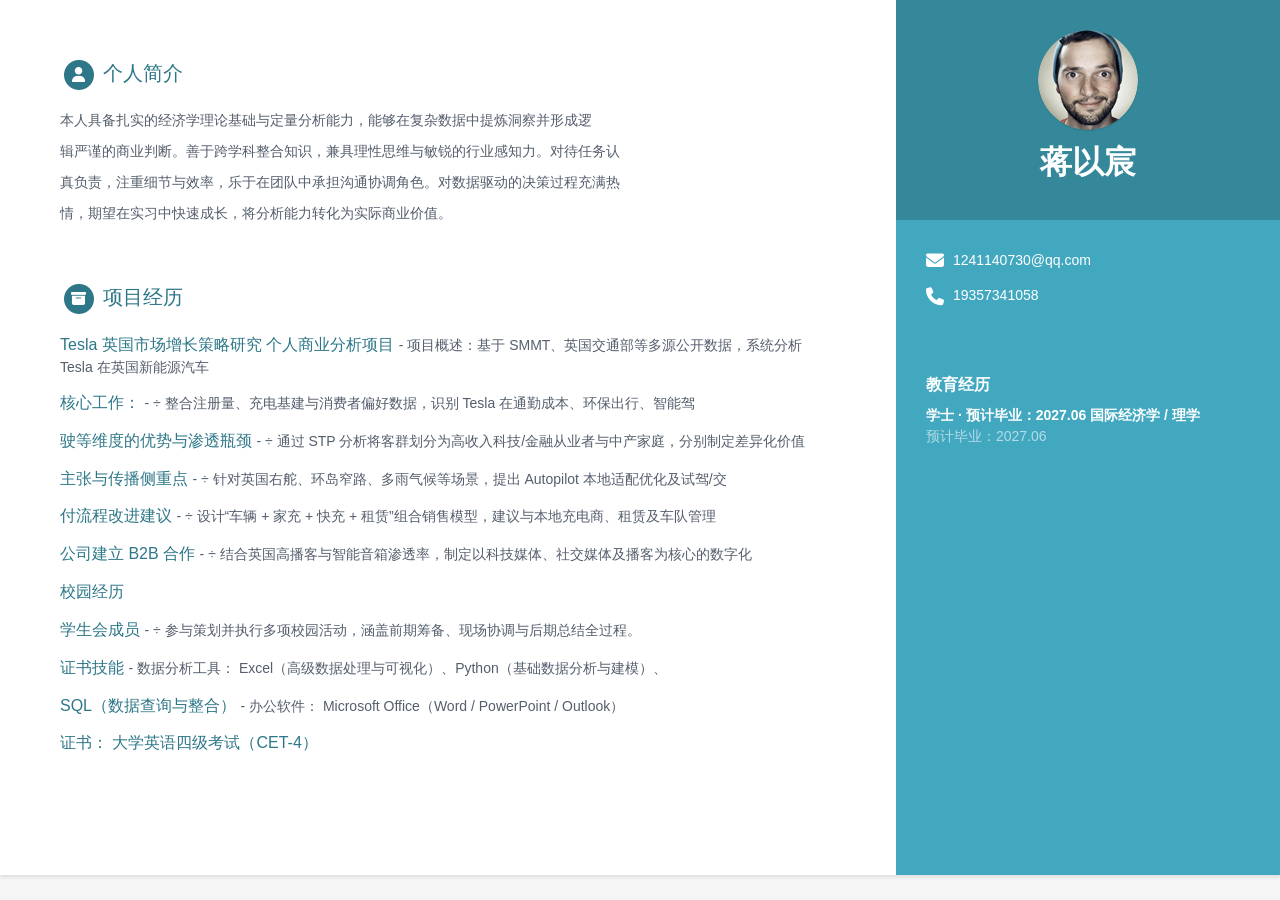
<file: docs/jjc/print/index.html>
<!DOCTYPE html>
<!--[if IE 8]> <html lang="en" class="ie8"> <![endif]-->
<!--[if IE 9]> <html lang="en" class="ie9"> <![endif]-->
<!--[if !IE]><!-->
<html lang="en">
  <!--<![endif]-->
  <head>
  <title></title>

  <!-- Meta -->
  <meta charset="utf-8">
  
  <meta http-equiv="X-UA-Compatible" content="IE=edge">
  <meta name="viewport" content="width=device-width, initial-scale=1.0">
  <meta name="description" content="A beautiful
  Jekyll theme for creating resume">

  <!-- Favicon -->
  <link rel="shortcut icon" href="../favicon.ico">

  <!-- Global CSS -->
  <link rel="stylesheet" href="../assets/plugins/bootstrap/css/bootstrap.css">

  <!-- Plugins CSS -->
  <link rel="stylesheet" href="../assets/plugins/font-awesome/css/all.css">

  <!-- html2pdf library（本地托管 + defer）
       原实现引用 cdnjs 且未加 defer，会阻塞整个 <body> 解析：
       国内网络下 cdnjs 常被墙/超时数十秒，期间页面完全空白。
       改为本地副本并延迟执行，确保内容先渲染。 -->
  <script defer src="../assets/plugins/html2pdf/html2pdf.bundle.min.js"></script>

  <!-- Theme CSS -->
  <link id="theme-style" rel="stylesheet" href="../assets/css/main.css">
  <!-- HTML5 shim and Respond.js for IE8 support of HTML5 elements and media queries -->
  <!--[if lt IE 9]>
      <script src="https://oss.maxcdn.com/html5shiv/3.7.2/html5shiv.min.js"></script>
      <script src="https://oss.maxcdn.com/respond/1.4.2/respond.min.js"></script>
    <![endif]-->
  <!-- 注：上述 maxcdn 脚本仅在 IE9 以下条件注释内加载，现代浏览器不会请求，
       不参与阻塞。保留以兼容旧版 IE。 -->
</head>
  <style>
    body {
      padding: 0 !important;
    }
    .wrapper {
      max-width: unset !important;
    }
  </style>
  <body>
    <div class="wrapper">
      
<div class="sidebar-wrapper">

  <div class="profile-container">

    
    <img class="avatar" src="../assets/images/profile.png" alt="profile picture" />
    

    
    <h1 class="name">蒋以宸</h1>
    

    
    <h3 class="tagline"></h3>
    

  </div><!--//profile-container-->

  <div class="contact-container container-block">
  <ul class="list-unstyled contact-list">

    
    <li class="email"><i class="fas fa-envelope"></i>
      <a href="mailto:1241140730@qq.com">1241140730@qq.com</a>
    </li>
    

    
    <li class="phone"><i class="fas fa-phone"></i>
      <a href="tel:19357341058">19357341058</a>
    </li>
    

    

    

    

    

    

    

    

    

    

    
    
    
    
    

    

    

    

    

    

    

  </ul>
</div><!--//contact-container-->


  
    

  
  <div class="education-container container-block">

    <h2 class="container-block-title">
      教育经历
    </h2>

    
    <div class="item">
      <h4 class="degree">学士 · 预计毕业：2027.06 国际经济学 / 理学</h4>
      <h5 class="meta">预计毕业：2027.06</h5>
      <div class="time"></div>
    </div><!--//item-->
    

  </div><!--//education-container-->
  


  

  


  



  

</div><!--//sidebar-wrapper-->


      <div class="main-wrapper">



<section class="section summary-section">

  <h2 class="section-title">
    <span class="fa-stack fa-xs">
      <i class="fas fa-circle fa-stack-2x"></i>
      <i class="fas fa-user fa-stack-1x fa-inverse"></i>
    </span>
    个人简介
  </h2>

  <div class="summary">
    <p>本人具备扎实的经济学理论基础与定量分析能力，能够在复杂数据中提炼洞察并形成逻</p>
<p>辑严谨的商业判断。善于跨学科整合知识，兼具理性思维与敏锐的行业感知力。对待任务认</p>
<p>真负责，注重细节与效率，乐于在团队中承担沟通协调角色。对数据驱动的决策过程充满热</p>
<p>情，期望在实习中快速成长，将分析能力转化为实际商业价值。</p>
  </div><!--//summary-->
    
</section><!--//section-->










 




<section class="section projects-section">

  <h2 class="section-title">
    <span class="fa-stack fa-xs">
      <i class="fas fa-circle fa-stack-2x"></i>
      <i class="fas fa-archive fa-stack-1x fa-inverse"></i>
    </span>
    项目经历
  </h2>

  

  
    <div class="item">

      <span class="project-title">
        
        Tesla 英国市场增长策略研究 个人商业分析项目
        
      </span>

      
      - <span class="project-tagline">项目概述：基于 SMMT、英国交通部等多源公开数据，系统分析 Tesla 在英国新能源汽车</span>
      

    </div><!--//item-->
  
    <div class="item">

      <span class="project-title">
        
        核心工作：
        
      </span>

      
      - <span class="project-tagline">÷ 整合注册量、充电基建与消费者偏好数据，识别 Tesla 在通勤成本、环保出行、智能驾</span>
      

    </div><!--//item-->
  
    <div class="item">

      <span class="project-title">
        
        驶等维度的优势与渗透瓶颈
        
      </span>

      
      - <span class="project-tagline">÷ 通过 STP 分析将客群划分为高收入科技/金融从业者与中产家庭，分别制定差异化价值</span>
      

    </div><!--//item-->
  
    <div class="item">

      <span class="project-title">
        
        主张与传播侧重点
        
      </span>

      
      - <span class="project-tagline">÷ 针对英国右舵、环岛窄路、多雨气候等场景，提出 Autopilot 本地适配优化及试驾/交</span>
      

    </div><!--//item-->
  
    <div class="item">

      <span class="project-title">
        
        付流程改进建议
        
      </span>

      
      - <span class="project-tagline">÷ 设计“车辆 + 家充 + 快充 + 租赁”组合销售模型，建议与本地充电商、租赁及车队管理</span>
      

    </div><!--//item-->
  
    <div class="item">

      <span class="project-title">
        
        公司建立 B2B 合作
        
      </span>

      
      - <span class="project-tagline">÷ 结合英国高播客与智能音箱渗透率，制定以科技媒体、社交媒体及播客为核心的数字化</span>
      

    </div><!--//item-->
  
    <div class="item">

      <span class="project-title">
        
        校园经历
        
      </span>

      

    </div><!--//item-->
  
    <div class="item">

      <span class="project-title">
        
        学生会成员
        
      </span>

      
      - <span class="project-tagline">÷ 参与策划并执行多项校园活动，涵盖前期筹备、现场协调与后期总结全过程。</span>
      

    </div><!--//item-->
  
    <div class="item">

      <span class="project-title">
        
        证书技能
        
      </span>

      
      - <span class="project-tagline">数据分析工具： Excel（高级数据处理与可视化）、Python（基础数据分析与建模）、</span>
      

    </div><!--//item-->
  
    <div class="item">

      <span class="project-title">
        
        SQL（数据查询与整合）
        
      </span>

      
      - <span class="project-tagline">办公软件： Microsoft Office（Word / PowerPoint / Outlook）</span>
      

    </div><!--//item-->
  
    <div class="item">

      <span class="project-title">
        
        证书： 大学英语四级考试（CET-4）
        
      </span>

      

    </div><!--//item-->
  

</section><!--//section-->











 


 

</div>
    </div>
    <!-- Javascript -->


  </body>
</html>
</file>
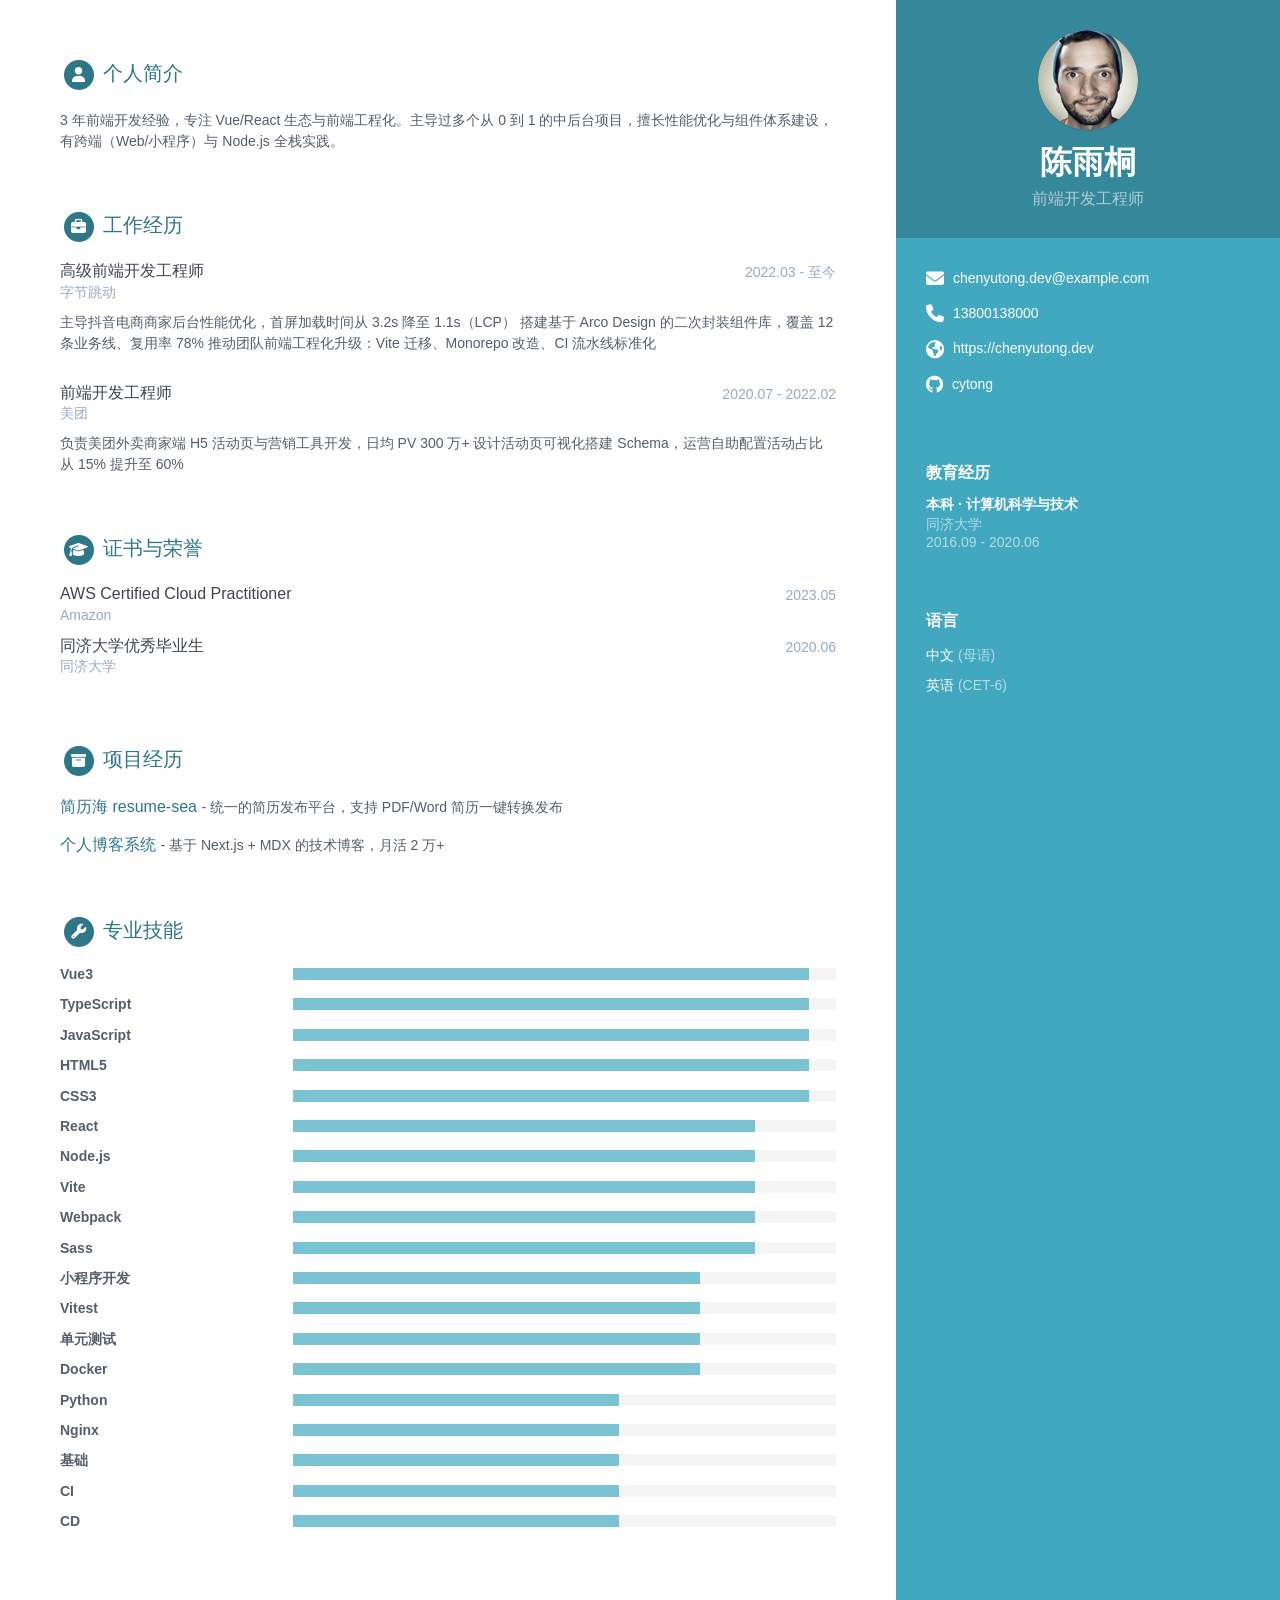
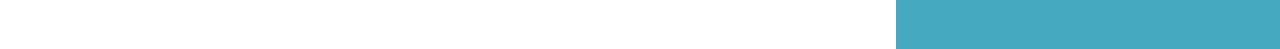
<file: docs/testresume/print/index.html>
<!DOCTYPE html>
<!--[if IE 8]> <html lang="en" class="ie8"> <![endif]-->
<!--[if IE 9]> <html lang="en" class="ie9"> <![endif]-->
<!--[if !IE]><!-->
<html lang="en">
  <!--<![endif]-->
  <head>
  <title></title>

  <!-- Meta -->
  <meta charset="utf-8">
  
  <meta http-equiv="X-UA-Compatible" content="IE=edge">
  <meta name="viewport" content="width=device-width, initial-scale=1.0">
  <meta name="description" content="A beautiful
  Jekyll theme for creating resume">

  <!-- Favicon -->
  <link rel="shortcut icon" href="../favicon.ico">

  <!-- Global CSS -->
  <link rel="stylesheet" href="../assets/plugins/bootstrap/css/bootstrap.css">

  <!-- Plugins CSS -->
  <link rel="stylesheet" href="../assets/plugins/font-awesome/css/all.css">

  <!-- html2pdf library（本地托管 + defer）
       原实现引用 cdnjs 且未加 defer，会阻塞整个 <body> 解析：
       国内网络下 cdnjs 常被墙/超时数十秒，期间页面完全空白。
       改为本地副本并延迟执行，确保内容先渲染。 -->
  <script defer src="../assets/plugins/html2pdf/html2pdf.bundle.min.js"></script>

  <!-- Theme CSS -->
  <link id="theme-style" rel="stylesheet" href="../assets/css/main.css">
  <!-- HTML5 shim and Respond.js for IE8 support of HTML5 elements and media queries -->
  <!--[if lt IE 9]>
      <script src="https://oss.maxcdn.com/html5shiv/3.7.2/html5shiv.min.js"></script>
      <script src="https://oss.maxcdn.com/respond/1.4.2/respond.min.js"></script>
    <![endif]-->
  <!-- 注：上述 maxcdn 脚本仅在 IE9 以下条件注释内加载，现代浏览器不会请求，
       不参与阻塞。保留以兼容旧版 IE。 -->
</head>
  <style>
    body {
      padding: 0 !important;
    }
    .wrapper {
      max-width: unset !important;
    }
  </style>
  <body>
    <div class="wrapper">
      
<div class="sidebar-wrapper">

  <div class="profile-container">

    
    <img class="avatar" src="../assets/images/profile.png" alt="profile picture" />
    

    
    <h1 class="name">陈雨桐</h1>
    

    
    <h3 class="tagline">前端开发工程师</h3>
    

  </div><!--//profile-container-->

  <div class="contact-container container-block">
  <ul class="list-unstyled contact-list">

    
    <li class="email"><i class="fas fa-envelope"></i>
      <a href="mailto:chenyutong.dev@example.com">chenyutong.dev@example.com</a>
    </li>
    

    
    <li class="phone"><i class="fas fa-phone"></i>
      <a href="tel:13800138000">13800138000</a>
    </li>
    

    

    

    

    
    <li class="website"><i class="fas fa-globe-americas"></i>
      <a href="https://chenyutong.dev" target="_blank">https://chenyutong.dev</a>
    </li>
    

    

    

    
    <li class="github"><i class="fab fa-github"></i>
      <a href="https://github.com/cytong" target="_blank">cytong</a>
    </li>
    

    

    

    
    
    
    
    

    

    

    

    

    

    

  </ul>
</div><!--//contact-container-->


  
    

  
  <div class="education-container container-block">

    <h2 class="container-block-title">
      教育经历
    </h2>

    
    <div class="item">
      <h4 class="degree">本科 · 计算机科学与技术</h4>
      <h5 class="meta">同济大学</h5>
      <div class="time">2016.09 - 2020.06</div>
    </div><!--//item-->
    

  </div><!--//education-container-->
  


  

  

<div class="languages-container container-block">

  <h2 class="container-block-title">
    语言
  </h2>

  <ul class="list-unstyled interests-list">
    
    <li>
      中文
      <span class="lang-desc">(母语)</span>
    </li>
    
    <li>
      英语
      <span class="lang-desc">(CET-6)</span>
    </li>
    
  </ul>

</div><!--//interests-->


  



  

</div><!--//sidebar-wrapper-->


      <div class="main-wrapper">



<section class="section summary-section">

  <h2 class="section-title">
    <span class="fa-stack fa-xs">
      <i class="fas fa-circle fa-stack-2x"></i>
      <i class="fas fa-user fa-stack-1x fa-inverse"></i>
    </span>
    个人简介
  </h2>

  <div class="summary">
    <p>3 年前端开发经验，专注 Vue/React 生态与前端工程化。主导过多个从 0 到 1 的中后台项目，擅长性能优化与组件体系建设，有跨端（Web/小程序）与 Node.js 全栈实践。</p>
  </div><!--//summary-->
    
</section><!--//section-->







<section class="section experiences-section">
  <h2 class="section-title">
    <span class="fa-stack fa-xs">
      <i class="fas fa-circle fa-stack-2x"></i>
      <i class="fas fa-briefcase fa-stack-1x fa-inverse"></i>
    </span>
    工作经历
  </h2>

  
  <div class="item">

    <div class="meta">

      <div class="upper-row">
        <h3 class="job-title">高级前端开发工程师</h3>
        <div class="time">2022.03 - 至今</div>
      </div><!--//upper-row-->

      <div class="company">字节跳动</div>

    </div><!--//meta-->

    
    <div class="details">
      <p>主导抖音电商商家后台性能优化，首屏加载时间从 3.2s 降至 1.1s（LCP）
搭建基于 Arco Design 的二次封装组件库，覆盖 12 条业务线、复用率 78%
推动团队前端工程化升级：Vite 迁移、Monorepo 改造、CI 流水线标准化</p>
    </div><!--//details-->
    

  </div><!--//item-->
  
  <div class="item">

    <div class="meta">

      <div class="upper-row">
        <h3 class="job-title">前端开发工程师</h3>
        <div class="time">2020.07 - 2022.02</div>
      </div><!--//upper-row-->

      <div class="company">美团</div>

    </div><!--//meta-->

    
    <div class="details">
      <p>负责美团外卖商家端 H5 活动页与营销工具开发，日均 PV 300 万+
设计活动页可视化搭建 Schema，运营自助配置活动占比从 15% 提升至 60%</p>
    </div><!--//details-->
    

  </div><!--//item-->
  

</section><!--//section-->




 
<section class="section certifications-section">
  <h2 class="section-title">
    <span class="fa-stack fa-xs">
      <i class="fas fa-circle fa-stack-2x"></i>
      <i class="fas fa-graduation-cap fa-stack-1x fa-inverse"></i>
    </span>
    证书与荣誉
  </h2>

  
  <div class="item">
    <div class="meta">
      <div class="upper-row">
        <h3 class="cert-title">AWS Certified Cloud Practitioner</h3>
        <div class="time">
          2023.05 
        </div>
      </div>
      <!--//upper-row-->

      <div class="second-upper-row">
        <div class="cert-org">
          Amazon 
        </div>
        
      </div>
    </div>
    <!--//meta-->

    <div class="details"></div>
  </div>
  <!--//item-->
  
  <div class="item">
    <div class="meta">
      <div class="upper-row">
        <h3 class="cert-title">同济大学优秀毕业生</h3>
        <div class="time">
          2020.06 
        </div>
      </div>
      <!--//upper-row-->

      <div class="second-upper-row">
        <div class="cert-org">
          同济大学 
        </div>
        
      </div>
    </div>
    <!--//meta-->

    <div class="details"></div>
  </div>
  <!--//item-->
  
</section>
<!--//section-->





<section class="section projects-section">

  <h2 class="section-title">
    <span class="fa-stack fa-xs">
      <i class="fas fa-circle fa-stack-2x"></i>
      <i class="fas fa-archive fa-stack-1x fa-inverse"></i>
    </span>
    项目经历
  </h2>

  

  
    <div class="item">

      <span class="project-title">
        
        简历海 resume-sea
        
      </span>

      
      - <span class="project-tagline">统一的简历发布平台，支持 PDF/Word 简历一键转换发布</span>
      

    </div><!--//item-->
  
    <div class="item">

      <span class="project-title">
        
        个人博客系统
        
      </span>

      
      - <span class="project-tagline">基于 Next.js + MDX 的技术博客，月活 2 万+</span>
      

    </div><!--//item-->
  

</section><!--//section-->











 


 
<section class="skills-section section">
  <h2 class="section-title">
    <span class="fa-stack fa-xs">
      <i class="fas fa-circle fa-stack-2x"></i>
      <i class="fas fa-wrench fa-stack-1x fa-inverse"></i>
    </span>
    专业技能
  </h2>

  <div class="skillset">
    
    <div class="item">
      <h3 class="level-title">Vue3</h3>
      
      <div class="level-bar">
        <div class="level-bar-inner" style="width: 95%"></div>
      </div>
      <!--//level-bar-->
    </div>
    <!--//item-->
    
    <div class="item">
      <h3 class="level-title">TypeScript</h3>
      
      <div class="level-bar">
        <div class="level-bar-inner" style="width: 95%"></div>
      </div>
      <!--//level-bar-->
    </div>
    <!--//item-->
    
    <div class="item">
      <h3 class="level-title">JavaScript</h3>
      
      <div class="level-bar">
        <div class="level-bar-inner" style="width: 95%"></div>
      </div>
      <!--//level-bar-->
    </div>
    <!--//item-->
    
    <div class="item">
      <h3 class="level-title">HTML5</h3>
      
      <div class="level-bar">
        <div class="level-bar-inner" style="width: 95%"></div>
      </div>
      <!--//level-bar-->
    </div>
    <!--//item-->
    
    <div class="item">
      <h3 class="level-title">CSS3</h3>
      
      <div class="level-bar">
        <div class="level-bar-inner" style="width: 95%"></div>
      </div>
      <!--//level-bar-->
    </div>
    <!--//item-->
    
    <div class="item">
      <h3 class="level-title">React</h3>
      
      <div class="level-bar">
        <div class="level-bar-inner" style="width: 85%"></div>
      </div>
      <!--//level-bar-->
    </div>
    <!--//item-->
    
    <div class="item">
      <h3 class="level-title">Node.js</h3>
      
      <div class="level-bar">
        <div class="level-bar-inner" style="width: 85%"></div>
      </div>
      <!--//level-bar-->
    </div>
    <!--//item-->
    
    <div class="item">
      <h3 class="level-title">Vite</h3>
      
      <div class="level-bar">
        <div class="level-bar-inner" style="width: 85%"></div>
      </div>
      <!--//level-bar-->
    </div>
    <!--//item-->
    
    <div class="item">
      <h3 class="level-title">Webpack</h3>
      
      <div class="level-bar">
        <div class="level-bar-inner" style="width: 85%"></div>
      </div>
      <!--//level-bar-->
    </div>
    <!--//item-->
    
    <div class="item">
      <h3 class="level-title">Sass</h3>
      
      <div class="level-bar">
        <div class="level-bar-inner" style="width: 85%"></div>
      </div>
      <!--//level-bar-->
    </div>
    <!--//item-->
    
    <div class="item">
      <h3 class="level-title">小程序开发</h3>
      
      <div class="level-bar">
        <div class="level-bar-inner" style="width: 75%"></div>
      </div>
      <!--//level-bar-->
    </div>
    <!--//item-->
    
    <div class="item">
      <h3 class="level-title">Vitest</h3>
      
      <div class="level-bar">
        <div class="level-bar-inner" style="width: 75%"></div>
      </div>
      <!--//level-bar-->
    </div>
    <!--//item-->
    
    <div class="item">
      <h3 class="level-title">单元测试</h3>
      
      <div class="level-bar">
        <div class="level-bar-inner" style="width: 75%"></div>
      </div>
      <!--//level-bar-->
    </div>
    <!--//item-->
    
    <div class="item">
      <h3 class="level-title">Docker</h3>
      
      <div class="level-bar">
        <div class="level-bar-inner" style="width: 75%"></div>
      </div>
      <!--//level-bar-->
    </div>
    <!--//item-->
    
    <div class="item">
      <h3 class="level-title">Python</h3>
      
      <div class="level-bar">
        <div class="level-bar-inner" style="width: 60%"></div>
      </div>
      <!--//level-bar-->
    </div>
    <!--//item-->
    
    <div class="item">
      <h3 class="level-title">Nginx</h3>
      
      <div class="level-bar">
        <div class="level-bar-inner" style="width: 60%"></div>
      </div>
      <!--//level-bar-->
    </div>
    <!--//item-->
    
    <div class="item">
      <h3 class="level-title">基础</h3>
      
      <div class="level-bar">
        <div class="level-bar-inner" style="width: 60%"></div>
      </div>
      <!--//level-bar-->
    </div>
    <!--//item-->
    
    <div class="item">
      <h3 class="level-title">CI</h3>
      
      <div class="level-bar">
        <div class="level-bar-inner" style="width: 60%"></div>
      </div>
      <!--//level-bar-->
    </div>
    <!--//item-->
    
    <div class="item">
      <h3 class="level-title">CD</h3>
      
      <div class="level-bar">
        <div class="level-bar-inner" style="width: 60%"></div>
      </div>
      <!--//level-bar-->
    </div>
    <!--//item-->
    
  </div>
</section>
<!--//skills-section-->


</div>
    </div>
    <!-- Javascript -->


  </body>
</html>
</file>
<file: assets/css/style.css>
/* ============================================================
   简历海 resume-sea — 平台样式
   海洋主题：深海蓝渐变 + 浪花分隔 + 轻量卡片
   ============================================================ */

:root {
  --sea-900: #06334a;
  --sea-800: #0a4d68;
  --sea-700: #088395;
  --sea-500: #42a8c0;
  --sea-300: #8fd0dd;
  --sea-100: #e8f5f8;
  --ink: #1f2d3a;
  --ink-soft: #5b6b7a;
  --line: #dce8ec;
  --bg: #f7fbfc;
  --card: #ffffff;
  --radius: 14px;
  --shadow: 0 6px 24px rgba(6, 51, 74, 0.08);
  --mono: "SFMono-Regular", Consolas, "Liberation Mono", Menlo, monospace;
}

* { box-sizing: border-box; margin: 0; padding: 0; }

html { scroll-behavior: smooth; }

body {
  font-family: -apple-system, BlinkMacSystemFont, "Segoe UI", "PingFang SC",
    "Hiragino Sans GB", "Microsoft YaHei", sans-serif;
  background: var(--bg);
  color: var(--ink);
  line-height: 1.7;
}

a { color: var(--sea-700); text-decoration: none; }
a:hover { text-decoration: underline; }

.wrap { max-width: 1080px; margin: 0 auto; padding: 0 24px; }

/* ---------- 顶部导航 ---------- */
.nav {
  position: sticky; top: 0; z-index: 50;
  background: rgba(255, 255, 255, 0.92);
  backdrop-filter: blur(10px);
  border-bottom: 1px solid var(--line);
}
.nav-inner {
  display: flex; align-items: center; gap: 28px;
  height: 60px;
}
.brand {
  display: flex; align-items: center; gap: 10px;
  font-weight: 700; font-size: 18px; color: var(--sea-900);
}
.brand:hover { text-decoration: none; }
.brand svg { width: 28px; height: 28px; }
.brand small { font-size: 12px; color: var(--ink-soft); font-weight: 500; }
.nav-links { display: flex; gap: 22px; margin-left: auto; }
.nav-links a { color: var(--ink-soft); font-size: 14.5px; }
.nav-links a:hover { color: var(--sea-700); text-decoration: none; }
.nav-links a.btn-nav {
  background: var(--sea-700); color: #fff;
  padding: 6px 16px; border-radius: 999px;
}
.nav-links a.btn-nav:hover { background: var(--sea-800); }

/* ---------- Hero ---------- */
.hero {
  position: relative;
  background: linear-gradient(135deg, var(--sea-900) 0%, var(--sea-800) 55%, var(--sea-700) 100%);
  color: #fff;
  padding: 88px 0 140px;
  overflow: hidden;
}
.hero::after {  /* 浪花分隔 */
  content: "";
  position: absolute; left: 0; right: 0; bottom: -1px;
  height: 70px;
  background: url("data:image/svg+xml,%3Csvg xmlns='http://www.w3.org/2000/svg' viewBox='0 0 1440 70' preserveAspectRatio='none'%3E%3Cpath fill='%23f7fbfc' d='M0,40 C240,70 480,10 720,40 C960,70 1200,10 1440,40 L1440,70 L0,70 Z'/%3E%3C/svg%3E")
    center/100% 100% no-repeat;
}
.hero-badge {
  display: inline-block;
  background: rgba(255, 255, 255, 0.14);
  border: 1px solid rgba(255, 255, 255, 0.25);
  padding: 4px 14px; border-radius: 999px;
  font-size: 13px; letter-spacing: 0.5px;
  margin-bottom: 20px;
}
.hero h1 { font-size: 44px; line-height: 1.25; font-weight: 800; max-width: 720px; }
.hero h1 em { font-style: normal; color: var(--sea-300); }
.hero p { margin-top: 18px; font-size: 17px; color: rgba(255, 255, 255, 0.85); max-width: 640px; }
.hero-cta { margin-top: 34px; display: flex; gap: 14px; flex-wrap: wrap; }
.btn {
  display: inline-flex; align-items: center; gap: 8px;
  padding: 12px 26px; border-radius: 10px;
  font-size: 15px; font-weight: 600;
  transition: transform 0.15s ease, box-shadow 0.15s ease;
}
.btn:hover { text-decoration: none; transform: translateY(-2px); }
.btn-primary { background: #fff; color: var(--sea-800); box-shadow: 0 8px 20px rgba(0, 0, 0, 0.18); }
.btn-ghost { border: 1.5px solid rgba(255, 255, 255, 0.55); color: #fff; }
.btn-ghost:hover { background: rgba(255, 255, 255, 0.12); }

/* ---------- 统计条 ---------- */
.stats {
  display: grid; grid-template-columns: repeat(3, 1fr);
  gap: 18px; margin: -56px auto 0; position: relative; z-index: 5;
}
.stat {
  background: var(--card); border-radius: var(--radius);
  box-shadow: var(--shadow);
  padding: 22px 26px;
  display: flex; align-items: baseline; gap: 10px;
}
.stat b { font-size: 30px; color: var(--sea-700); font-weight: 800; }
.stat span { color: var(--ink-soft); font-size: 14px; }

/* ---------- 通用区块 ---------- */
section { padding: 64px 0 8px; }
.sec-head { text-align: center; margin-bottom: 40px; }
.sec-head h2 { font-size: 30px; font-weight: 800; }
.sec-head h2::after {
  content: ""; display: block; width: 46px; height: 4px;
  background: linear-gradient(90deg, var(--sea-700), var(--sea-500));
  border-radius: 2px; margin: 12px auto 0;
}
.sec-head p { color: var(--ink-soft); margin-top: 12px; }

/* ---------- 三步流程 ---------- */
.steps { display: grid; grid-template-columns: repeat(3, 1fr); gap: 22px; }
.step {
  background: var(--card); border-radius: var(--radius);
  box-shadow: var(--shadow); padding: 28px 26px;
  border-top: 4px solid var(--sea-500);
}
.step-num {
  width: 38px; height: 38px; border-radius: 50%;
  background: var(--sea-100); color: var(--sea-800);
  font-weight: 800; display: flex; align-items: center; justify-content: center;
  margin-bottom: 14px;
}
.step h3 { font-size: 18px; margin-bottom: 8px; }
.step p { color: var(--ink-soft); font-size: 14.5px; }
.step code, .cmd {
  display: block; font-family: var(--mono); font-size: 12.5px;
  background: #0d2b3a; color: #a8e0ea;
  border-radius: 8px; padding: 10px 14px; margin-top: 12px;
  overflow-x: auto; white-space: pre;
}

/* ---------- 简历卡片列表 ---------- */
.resume-grid { display: grid; grid-template-columns: repeat(3, 1fr); gap: 22px; }
.resume-card {
  background: var(--card); border-radius: var(--radius);
  box-shadow: var(--shadow); overflow: hidden;
  display: flex; flex-direction: column;
  transition: transform 0.15s ease;
}
.resume-card:hover { transform: translateY(-4px); }
.resume-card .banner {
  height: 92px;
  background: linear-gradient(120deg, var(--sea-800), var(--sea-500));
  display: flex; align-items: center; justify-content: center;
}
.resume-card .banner .avatar {
  width: 56px; height: 56px; border-radius: 50%;
  background: #fff; color: var(--sea-800);
  font-size: 24px; font-weight: 800;
  display: flex; align-items: center; justify-content: center;
  border: 3px solid rgba(255, 255, 255, 0.6);
}
.resume-card .body { padding: 18px 20px 20px; flex: 1; }
.resume-card h3 { font-size: 17px; }
.resume-card .meta { color: var(--ink-soft); font-size: 13px; margin-top: 6px; }
.resume-card .tags { margin-top: 12px; display: flex; gap: 6px; flex-wrap: wrap; }
.tag {
  font-size: 12px; color: var(--sea-800);
  background: var(--sea-100); border-radius: 6px; padding: 2px 10px;
}
.resume-card .foot { padding: 0 20px 18px; display: flex; gap: 10px; }
.resume-card .foot .btn {
  flex: 1; justify-content: center; padding: 9px 0;
  font-size: 13.5px; border-radius: 8px;
}
.btn-open { background: var(--sea-700); color: #fff; }
.btn-open:hover { background: var(--sea-800); }
.btn-print { border: 1.5px solid var(--line); color: var(--ink-soft); }
.btn-print:hover { border-color: var(--sea-500); color: var(--sea-700); }

.empty-tip {
  grid-column: 1 / -1; text-align: center;
  color: var(--ink-soft); padding: 48px 0;
  border: 1.5px dashed var(--line); border-radius: var(--radius);
}

/* ---------- 模板画廊 ---------- */
.tpl-grid { display: grid; grid-template-columns: repeat(2, 1fr); gap: 26px; }
.tpl-card {
  background: var(--card); border-radius: var(--radius);
  box-shadow: var(--shadow); overflow: hidden;
}
.tpl-preview { position: relative; height: 240px; overflow: hidden; background: var(--sea-100); }
.tpl-preview img { width: 100%; height: 100%; object-fit: cover; object-position: top; }
.tpl-preview .swatch {
  width: 100%; height: 100%;
  display: flex; align-items: center; justify-content: center;
  color: #fff; font-weight: 700; font-size: 20px; letter-spacing: 2px;
}
.tpl-body { padding: 22px 24px 24px; }
.tpl-body h3 { font-size: 19px; display: flex; align-items: center; gap: 10px; }
.tpl-body h3 .src { font-size: 12px; color: var(--ink-soft); font-weight: 500; }
.tpl-body > p { color: var(--ink-soft); font-size: 14px; margin: 10px 0 14px; }
.feat-list { display: flex; gap: 8px; flex-wrap: wrap; margin-bottom: 16px; }
.feat {
  font-size: 12.5px; color: var(--sea-800);
  border: 1px solid var(--sea-300); border-radius: 999px; padding: 2px 12px;
}
.skin-row { display: flex; gap: 10px; flex-wrap: wrap; margin-bottom: 16px; }
.skin-chip {
  display: flex; align-items: center; gap: 6px;
  font-size: 12.5px; color: var(--ink-soft);
  border: 1px solid var(--line); border-radius: 999px; padding: 3px 12px;
}
.skin-chip i { width: 12px; height: 12px; border-radius: 50%; display: inline-block; }
.skin-chip.on { border-color: var(--sea-500); color: var(--sea-800); font-weight: 600; }

/* ---------- 页脚 ---------- */
footer.site {
  margin-top: 72px;
  background: var(--sea-900); color: rgba(255, 255, 255, 0.75);
  padding: 36px 0; font-size: 13.5px;
}
footer.site .wrap { display: flex; justify-content: space-between; gap: 20px; flex-wrap: wrap; }
footer.site a { color: var(--sea-300); }

/* ---------- 响应式 ---------- */
@media (max-width: 860px) {
  .stats, .steps, .resume-grid { grid-template-columns: 1fr; }
  .tpl-grid { grid-template-columns: 1fr; }
  .hero h1 { font-size: 32px; }
  .nav-links { gap: 14px; }
  .nav-links a:not(.btn-nav) { display: none; }
}
</file>
<file: docs/jjc/assets/css/main.css>
body{font-family:"Roboto",sans-serif;color:#545e6c;background:#f5f5f5;font-size:14px;padding:30px;-webkit-font-smoothing:antialiased;-moz-osx-font-smoothing:grayscale}h1,h2,h3,h4,h5,h6{font-weight:700}a{color:hsl(191.4285714286,50%,35.5882352941%)}a:hover{text-decoration:underline;color:hsl(191.4285714286,50%,20.5882352941%)}a:focus{text-decoration:none}p{line-height:1.5}.wrapper{display:grid;grid-template-columns:repeat(10, 1fr);background:#42a8c0;max-width:1000px;margin:0 auto;position:relative;-webkit-box-shadow:0px 2px 4px rgba(0,0,0,.1);-moz-box-shadow:0px 2px 4px rgba(0,0,0,.1);box-shadow:0px 2px 4px rgba(0,0,0,.1)}.sidebar-wrapper{grid-column:span 3;order:2;background:#42a8c0;color:#fff}.sidebar-wrapper a{color:#fff}.sidebar-wrapper .profile-container{padding:30px;background:rgba(0,0,0,.2);text-align:center;color:#fff}.sidebar-wrapper .name{font-size:32px;font-weight:900;margin-top:0;margin-bottom:10px}.sidebar-wrapper .tagline{color:rgba(255,255,255,.6);font-size:16px;font-weight:400;margin-top:0;margin-bottom:0}.sidebar-wrapper .profile{margin-bottom:15px}.sidebar-wrapper .avatar{max-width:100px;margin-bottom:15px;border:0px solid #fff;border-radius:100%;box-shadow:0 1px 1px rgba(0,0,0,.1)}.sidebar-wrapper .contact-list .fas,.sidebar-wrapper .contact-list .fab,.sidebar-wrapper .contact-list .far{margin-right:5px;font-size:18px;vertical-align:middle}.sidebar-wrapper .contact-list li{margin-bottom:15px}.sidebar-wrapper .contact-list li:last-child{margin-bottom:0}.sidebar-wrapper .container-block{padding:30px}.sidebar-wrapper .container-block-title{text-transform:uppercase;font-size:16px;font-weight:700;margin-top:0;margin-bottom:15px}.sidebar-wrapper .degree{font-size:14px;margin-top:0;margin-bottom:5px}.sidebar-wrapper .education-container .item{margin-bottom:15px}.sidebar-wrapper .education-container .item:last-child{margin-bottom:0}.sidebar-wrapper .education-container .meta{color:rgba(255,255,255,.6);font-weight:500;margin-bottom:0px;margin-top:0}.sidebar-wrapper .education-container .time{color:rgba(255,255,255,.6);font-weight:500;margin-bottom:0px}.sidebar-wrapper .languages-container .lang-desc{color:rgba(255,255,255,.6)}.sidebar-wrapper .languages-list{margin-bottom:0}.sidebar-wrapper .languages-list li{margin-bottom:10px}.sidebar-wrapper .languages-list li:last-child{margin-bottom:0}.sidebar-wrapper .interests-list{margin-bottom:0}.sidebar-wrapper .interests-list li{margin-bottom:10px}.sidebar-wrapper .interests-list li:last-child{margin-bottom:0}.main-wrapper{grid-column:span 7;order:1;background:#fff;padding:60px}.main-wrapper .section-title{text-transform:uppercase;font-size:20px;font-weight:500;color:hsl(191.4285714286,50%,35.5882352941%);position:relative;margin-top:0;margin-bottom:20px}.main-wrapper .section{margin-bottom:60px}.main-wrapper .experiences-section .item,.main-wrapper .recommendations-section .item,.main-wrapper .educations-section .item{margin-bottom:30px}.main-wrapper .upper-row,.main-wrapper .second-upper-row{position:relative;overflow:hidden;margin-bottom:2px;display:flex}.main-wrapper .job-title,.main-wrapper .degree,.main-wrapper .cert-title,.main-wrapper .recommendation-person{color:#3f4650;font-size:16px;margin-top:0;margin-bottom:0;font-weight:500;flex:75%}.main-wrapper .time,.main-wrapper .cert-url{position:absolute;right:0;top:0;color:#97aac3;flex:25%}.main-wrapper .company,.main-wrapper .recommendation-role,.main-wrapper .university,.main-wrapper .cert-org{margin-bottom:10px;color:#97aac3}.main-wrapper .project-title{font-size:16px;font-weight:400;margin-top:0;margin-bottom:5px;color:hsl(191.4285714286,50%,35.5882352941%)}.main-wrapper .projects-section .intro{margin-bottom:30px}.main-wrapper .projects-section .item{margin-bottom:15px}.main-wrapper .oss-section .intro{margin-bottom:30px}.main-wrapper .oss-section .item{margin-bottom:15px}.main-wrapper .publication-title{font-size:16px;font-weight:400;color:#3f4650;margin-bottom:1px}.main-wrapper .publication-authors{font-style:italic;color:#97aac3;margin-bottom:1px}.main-wrapper .publications-section .intro{margin-bottom:30px}.main-wrapper .publications-section .item{margin-bottom:15px}.skillset .item{margin-bottom:15px;overflow:hidden}.skillset .level-title{font-size:14px;margin-top:0;margin-bottom:12px}.skillset .level-bar{height:12px;background:#f5f5f5}.skillset .level-bar-inner{height:12px;background:hsl(191.4285714286,50%,65.5882352941%)}.footer{padding-top:30px}.footer .copyright{line-height:1.6;color:#545e6c;font-size:13px}.footer .fa-heart{color:#fb866a}.print-button{position:fixed;top:20px;right:120px;z-index:1000;background:#42a8c0;color:#fff;padding:8px 15px;border-radius:4px;border:none;cursor:pointer;font-size:14px;box-shadow:0 2px 5px rgba(0,0,0,.15);transition:all .3s ease}.print-button:hover{background:hsl(191.4285714286,50%,40.5882352941%);transform:translateY(-1px);box-shadow:0 4px 8px rgba(0,0,0,.2)}.print-button:active{transform:translateY(0);box-shadow:0 2px 4px rgba(0,0,0,.1)}.print-button .fas{margin-right:5px}.pdf-button{position:fixed;top:20px;right:20px;z-index:1000;background:#42a8c0;color:#fff;padding:8px 15px;border-radius:4px;border:none;cursor:pointer;font-size:14px;box-shadow:0 2px 5px rgba(0,0,0,.15);transition:all .3s ease}.pdf-button:hover{background:hsl(191.4285714286,50%,40.5882352941%);transform:translateY(-1px);box-shadow:0 4px 8px rgba(0,0,0,.2)}.pdf-button:active{transform:translateY(0);box-shadow:0 2px 4px rgba(0,0,0,.1)}.pdf-button:disabled{opacity:.7;cursor:not-allowed}.pdf-button .fas{margin-right:5px}@media(max-width: 767px){body{padding:0}.sidebar-wrapper{position:static;width:inherit}.wrapper{display:block}.main-wrapper{padding:30px}.main-wrapper .time{position:static;display:block;margin-top:5px}.main-wrapper .upper-row{margin-bottom:0}}@media(min-width: 992px){.skillset .level-title{float:left;width:30%;margin-bottom:0}.skillset .level-bar{width:70%;float:left;position:relative;top:1px}}.skillset .level-bar-inner{width:auto;-webkit-transition:width 2s ease-in-out;-moz-transition:width 2s ease-in-out;-o-transition:width 2s ease-in-out;transition:width 2s ease-in-out}.d-flex{display:flex}.ml-auto{margin-left:auto}.mr-1{margin-right:.5rem}.mb-1{margin-bottom:.5rem}@media print{@page{size:A4}body{font-size:9pt;background-color:#fff;padding:0}.wrapper{max-width:100%}.main-wrapper .time{padding:10px 30px 10px 10px;-webkit-print-color-adjust:exact}.sidebar-wrapper{position:static;-webkit-print-color-adjust:exact}.remove-container.container-block{display:none}footer{display:none}.skillset,.container-block{break-inside:avoid}.skillset .level-bar-inner{background-color:#42a8c0 !important;-webkit-print-color-adjust:exact}.fa-inverse,.fa-inverse:after,.fa-inverse:before{color:#fff !important}.print-button,.pdf-button,.d-print-none{display:none !important}}
</file>
<file: docs/testresume/assets/css/main.css>
body{font-family:"Roboto",sans-serif;color:#545e6c;background:#f5f5f5;font-size:14px;padding:30px;-webkit-font-smoothing:antialiased;-moz-osx-font-smoothing:grayscale}h1,h2,h3,h4,h5,h6{font-weight:700}a{color:hsl(191.4285714286,50%,35.5882352941%)}a:hover{text-decoration:underline;color:hsl(191.4285714286,50%,20.5882352941%)}a:focus{text-decoration:none}p{line-height:1.5}.wrapper{display:grid;grid-template-columns:repeat(10, 1fr);background:#42a8c0;max-width:1000px;margin:0 auto;position:relative;-webkit-box-shadow:0px 2px 4px rgba(0,0,0,.1);-moz-box-shadow:0px 2px 4px rgba(0,0,0,.1);box-shadow:0px 2px 4px rgba(0,0,0,.1)}.sidebar-wrapper{grid-column:span 3;order:2;background:#42a8c0;color:#fff}.sidebar-wrapper a{color:#fff}.sidebar-wrapper .profile-container{padding:30px;background:rgba(0,0,0,.2);text-align:center;color:#fff}.sidebar-wrapper .name{font-size:32px;font-weight:900;margin-top:0;margin-bottom:10px}.sidebar-wrapper .tagline{color:rgba(255,255,255,.6);font-size:16px;font-weight:400;margin-top:0;margin-bottom:0}.sidebar-wrapper .profile{margin-bottom:15px}.sidebar-wrapper .avatar{max-width:100px;margin-bottom:15px;border:0px solid #fff;border-radius:100%;box-shadow:0 1px 1px rgba(0,0,0,.1)}.sidebar-wrapper .contact-list .fas,.sidebar-wrapper .contact-list .fab,.sidebar-wrapper .contact-list .far{margin-right:5px;font-size:18px;vertical-align:middle}.sidebar-wrapper .contact-list li{margin-bottom:15px}.sidebar-wrapper .contact-list li:last-child{margin-bottom:0}.sidebar-wrapper .container-block{padding:30px}.sidebar-wrapper .container-block-title{text-transform:uppercase;font-size:16px;font-weight:700;margin-top:0;margin-bottom:15px}.sidebar-wrapper .degree{font-size:14px;margin-top:0;margin-bottom:5px}.sidebar-wrapper .education-container .item{margin-bottom:15px}.sidebar-wrapper .education-container .item:last-child{margin-bottom:0}.sidebar-wrapper .education-container .meta{color:rgba(255,255,255,.6);font-weight:500;margin-bottom:0px;margin-top:0}.sidebar-wrapper .education-container .time{color:rgba(255,255,255,.6);font-weight:500;margin-bottom:0px}.sidebar-wrapper .languages-container .lang-desc{color:rgba(255,255,255,.6)}.sidebar-wrapper .languages-list{margin-bottom:0}.sidebar-wrapper .languages-list li{margin-bottom:10px}.sidebar-wrapper .languages-list li:last-child{margin-bottom:0}.sidebar-wrapper .interests-list{margin-bottom:0}.sidebar-wrapper .interests-list li{margin-bottom:10px}.sidebar-wrapper .interests-list li:last-child{margin-bottom:0}.main-wrapper{grid-column:span 7;order:1;background:#fff;padding:60px}.main-wrapper .section-title{text-transform:uppercase;font-size:20px;font-weight:500;color:hsl(191.4285714286,50%,35.5882352941%);position:relative;margin-top:0;margin-bottom:20px}.main-wrapper .section{margin-bottom:60px}.main-wrapper .experiences-section .item,.main-wrapper .recommendations-section .item,.main-wrapper .educations-section .item{margin-bottom:30px}.main-wrapper .upper-row,.main-wrapper .second-upper-row{position:relative;overflow:hidden;margin-bottom:2px;display:flex}.main-wrapper .job-title,.main-wrapper .degree,.main-wrapper .cert-title,.main-wrapper .recommendation-person{color:#3f4650;font-size:16px;margin-top:0;margin-bottom:0;font-weight:500;flex:75%}.main-wrapper .time,.main-wrapper .cert-url{position:absolute;right:0;top:0;color:#97aac3;flex:25%}.main-wrapper .company,.main-wrapper .recommendation-role,.main-wrapper .university,.main-wrapper .cert-org{margin-bottom:10px;color:#97aac3}.main-wrapper .project-title{font-size:16px;font-weight:400;margin-top:0;margin-bottom:5px;color:hsl(191.4285714286,50%,35.5882352941%)}.main-wrapper .projects-section .intro{margin-bottom:30px}.main-wrapper .projects-section .item{margin-bottom:15px}.main-wrapper .oss-section .intro{margin-bottom:30px}.main-wrapper .oss-section .item{margin-bottom:15px}.main-wrapper .publication-title{font-size:16px;font-weight:400;color:#3f4650;margin-bottom:1px}.main-wrapper .publication-authors{font-style:italic;color:#97aac3;margin-bottom:1px}.main-wrapper .publications-section .intro{margin-bottom:30px}.main-wrapper .publications-section .item{margin-bottom:15px}.skillset .item{margin-bottom:15px;overflow:hidden}.skillset .level-title{font-size:14px;margin-top:0;margin-bottom:12px}.skillset .level-bar{height:12px;background:#f5f5f5}.skillset .level-bar-inner{height:12px;background:hsl(191.4285714286,50%,65.5882352941%)}.footer{padding-top:30px}.footer .copyright{line-height:1.6;color:#545e6c;font-size:13px}.footer .fa-heart{color:#fb866a}.print-button{position:fixed;top:20px;right:120px;z-index:1000;background:#42a8c0;color:#fff;padding:8px 15px;border-radius:4px;border:none;cursor:pointer;font-size:14px;box-shadow:0 2px 5px rgba(0,0,0,.15);transition:all .3s ease}.print-button:hover{background:hsl(191.4285714286,50%,40.5882352941%);transform:translateY(-1px);box-shadow:0 4px 8px rgba(0,0,0,.2)}.print-button:active{transform:translateY(0);box-shadow:0 2px 4px rgba(0,0,0,.1)}.print-button .fas{margin-right:5px}.pdf-button{position:fixed;top:20px;right:20px;z-index:1000;background:#42a8c0;color:#fff;padding:8px 15px;border-radius:4px;border:none;cursor:pointer;font-size:14px;box-shadow:0 2px 5px rgba(0,0,0,.15);transition:all .3s ease}.pdf-button:hover{background:hsl(191.4285714286,50%,40.5882352941%);transform:translateY(-1px);box-shadow:0 4px 8px rgba(0,0,0,.2)}.pdf-button:active{transform:translateY(0);box-shadow:0 2px 4px rgba(0,0,0,.1)}.pdf-button:disabled{opacity:.7;cursor:not-allowed}.pdf-button .fas{margin-right:5px}@media(max-width: 767px){body{padding:0}.sidebar-wrapper{position:static;width:inherit}.wrapper{display:block}.main-wrapper{padding:30px}.main-wrapper .time{position:static;display:block;margin-top:5px}.main-wrapper .upper-row{margin-bottom:0}}@media(min-width: 992px){.skillset .level-title{float:left;width:30%;margin-bottom:0}.skillset .level-bar{width:70%;float:left;position:relative;top:1px}}.skillset .level-bar-inner{width:auto;-webkit-transition:width 2s ease-in-out;-moz-transition:width 2s ease-in-out;-o-transition:width 2s ease-in-out;transition:width 2s ease-in-out}.d-flex{display:flex}.ml-auto{margin-left:auto}.mr-1{margin-right:.5rem}.mb-1{margin-bottom:.5rem}@media print{@page{size:A4}body{font-size:9pt;background-color:#fff;padding:0}.wrapper{max-width:100%}.main-wrapper .time{padding:10px 30px 10px 10px;-webkit-print-color-adjust:exact}.sidebar-wrapper{position:static;-webkit-print-color-adjust:exact}.remove-container.container-block{display:none}footer{display:none}.skillset,.container-block{break-inside:avoid}.skillset .level-bar-inner{background-color:#42a8c0 !important;-webkit-print-color-adjust:exact}.fa-inverse,.fa-inverse:after,.fa-inverse:before{color:#fff !important}.print-button,.pdf-button,.d-print-none{display:none !important}}
</file>
